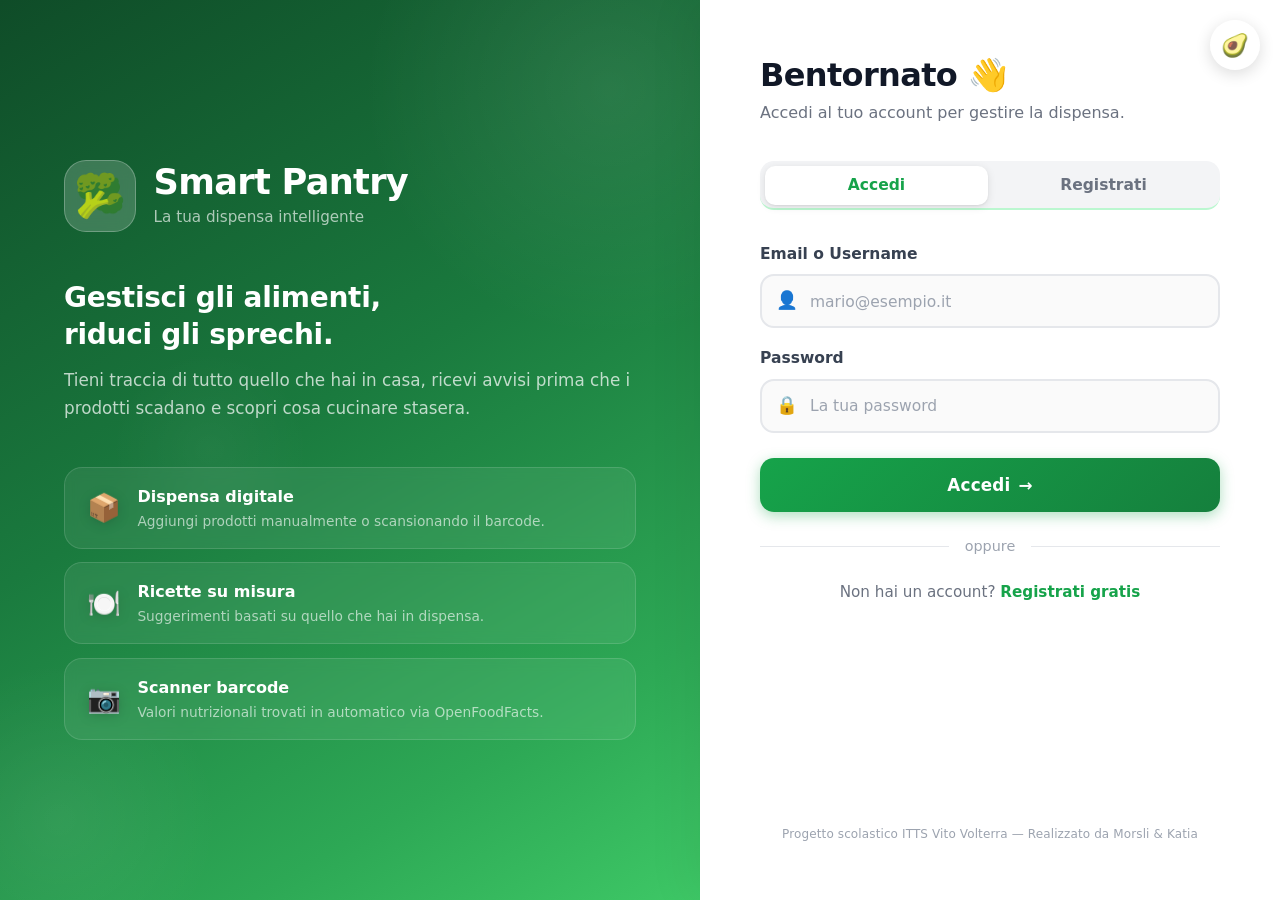
<file: frontend/index.html>
<!DOCTYPE html>
<html lang="it">
<head>
    <meta charset="UTF-8">
    <meta name="viewport" content="width=device-width, initial-scale=1.0">
    <title>Smart Pantry — Gestisci la tua dispensa</title>
    <link rel="stylesheet" href="css/style.css">
    <style>
        /* ========================================================
           LOGIN PAGE — design moderno e minimalista
           ======================================================== */

        @keyframes slideUp {
            from { opacity: 0; transform: translateY(28px); }
            to   { opacity: 1; transform: translateY(0); }
        }
        @keyframes fadeIn {
            from { opacity: 0; }
            to   { opacity: 1; }
        }
        @keyframes ripple {
            to { transform: scale(4); opacity: 0; }
        }
        @keyframes pulseGlow {
            0%, 100% { box-shadow: 0 4px 20px rgba(22,163,74,0.35); }
            50%       { box-shadow: 0 4px 32px rgba(22,163,74,0.65); }
        }
        @keyframes float {
            0%, 100% { transform: translateY(0px); }
            50%       { transform: translateY(-8px); }
        }
        @keyframes shimmer {
            0%   { background-position: -200% center; }
            100% { background-position: 200% center; }
        }

        /* ---- Reset pagina ---- */
        .auth-page {
            display: flex;
            min-height: 100vh;
            height: 100vh;
            align-items: stretch;
            justify-content: flex-start;
            padding: 0;
            background: #f0fdf4;
            font-family: -apple-system, BlinkMacSystemFont, 'Segoe UI', system-ui, sans-serif;
        }

        /* ---- Pannello sinistro: branding ---- */
        .auth-branding {
            flex: 1;
            background: linear-gradient(150deg, #0f4c28 0%, #1a7a3e 45%, #2da855 80%, #3ec866 100%);
            display: flex;
            flex-direction: column;
            justify-content: center;
            padding: 3.5rem 4rem;
            position: relative;
            overflow: hidden;
            animation: fadeIn 0.8s ease both;
        }

        /* Blob decorativi */
        .auth-branding::before {
            content: '';
            position: absolute;
            width: 500px; height: 500px;
            top: -160px; right: -160px;
            border-radius: 50%;
            background: radial-gradient(circle, rgba(255,255,255,0.08) 0%, transparent 70%);
        }
        .auth-branding::after {
            content: '';
            position: absolute;
            width: 320px; height: 320px;
            bottom: -80px; left: -100px;
            border-radius: 50%;
            background: radial-gradient(circle, rgba(255,255,255,0.06) 0%, transparent 70%);
        }

        /* Pallino decorativo in mezzo */
        .brand-blob {
            position: absolute;
            width: 200px; height: 200px;
            top: 50%; left: 30%;
            transform: translate(-50%, -50%);
            border-radius: 50%;
            background: radial-gradient(circle, rgba(255,255,255,0.04) 0%, transparent 70%);
        }

        .brand-content {
            position: relative;
            z-index: 1;
        }

        /* Logo */
        .brand-logo {
            display: flex;
            align-items: center;
            gap: 1.1rem;
            margin-bottom: 3rem;
        }
        .brand-logo .icon {
            font-size: 2.6rem;
            background: rgba(255,255,255,0.18);
            border-radius: 22px;
            width: 72px; height: 72px;
            display: flex; align-items: center; justify-content: center;
            backdrop-filter: blur(8px);
            border: 1px solid rgba(255,255,255,0.25);
            animation: float 4s ease-in-out infinite;
        }
        .brand-logo h1 {
            font-size: 2.2rem;
            font-weight: 800;
            color: #fff;
            line-height: 1.1;
            letter-spacing: -0.02em;
        }
        .brand-logo p {
            color: rgba(255,255,255,0.65);
            font-size: 0.95rem;
            margin-top: 0.2rem;
        }

        .brand-tagline {
            font-size: 1.75rem;
            font-weight: 700;
            color: #fff;
            line-height: 1.3;
            margin-bottom: 0.9rem;
            letter-spacing: -0.01em;
        }
        .brand-sub {
            color: rgba(255,255,255,0.72);
            font-size: 1.05rem;
            line-height: 1.65;
            margin-bottom: 2.75rem;
        }

        /* Feature list */
        .features { display: flex; flex-direction: column; gap: 0.85rem; }

        .feature-item {
            display: flex;
            align-items: center;
            gap: 1rem;
            background: rgba(255,255,255,0.07);
            border: 1px solid rgba(255,255,255,0.13);
            border-radius: 18px;
            padding: 1rem 1.4rem;
            backdrop-filter: blur(6px);
            transition: background 0.25s, transform 0.25s;
            cursor: default;
        }
        .feature-item:hover {
            background: rgba(255,255,255,0.14);
            transform: translateX(4px);
        }
        .feature-icon {
            font-size: 1.7rem;
            flex-shrink: 0;
            filter: drop-shadow(0 2px 6px rgba(0,0,0,0.15));
        }
        .feature-text h3 {
            font-size: 1rem;
            font-weight: 700;
            color: #fff;
            margin-bottom: 0.15rem;
        }
        .feature-text p {
            font-size: 0.86rem;
            color: rgba(255,255,255,0.62);
            line-height: 1.45;
        }

        /* ---- Pannello destro: form ---- */
        .auth-panel {
            width: 580px;
            flex-shrink: 0;
            display: flex;
            flex-direction: column;
            justify-content: center;
            background: #fff;
            padding: 3.5rem 3.75rem;
            box-shadow: -8px 0 48px rgba(0,0,0,0.06);
            overflow-y: auto;
            animation: slideUp 0.55s cubic-bezier(0.22, 1, 0.36, 1) both;
        }

        /* Header pannello */
        .panel-header {
            margin-bottom: 2.25rem;
        }
        .panel-header h2 {
            font-size: 2rem;
            font-weight: 800;
            color: #111827;
            margin-bottom: 0.4rem;
            letter-spacing: -0.02em;
            line-height: 1.2;
        }
        .panel-header p {
            color: #6b7280;
            font-size: 1rem;
            line-height: 1.5;
        }

        /* ---- Tab pillola ---- */
        .auth-tabs {
            display: flex;
            background: #f3f4f6;
            border-radius: 14px;
            padding: 5px;
            margin-bottom: 2rem;
            gap: 4px;
        }
        .auth-tab {
            flex: 1;
            padding: 0.65rem 1rem;
            background: transparent;
            border: none;
            border-radius: 10px;
            font-size: 0.97rem;
            font-weight: 600;
            color: #6b7280;
            cursor: pointer;
            transition: all 0.22s cubic-bezier(0.4, 0, 0.2, 1);
        }
        .auth-tab:hover:not(.active) {
            color: #374151;
            background: rgba(255,255,255,0.6);
        }
        .auth-tab.active {
            background: #fff;
            color: var(--primary);
            box-shadow: 0 2px 8px rgba(0,0,0,0.1), 0 1px 2px rgba(0,0,0,0.06);
        }

        /* ---- Form generico ---- */
        .hidden { display: none !important; }

        .auth-form {
            animation: slideUp 0.4s cubic-bezier(0.22, 1, 0.36, 1) both;
        }

        /* Label più grandi */
        .auth-panel .form-label {
            font-size: 0.97rem;
            font-weight: 600;
            color: #374151;
            margin-bottom: 0.5rem;
        }

        /* Input più grandi e arrotondati */
        .auth-panel .form-control {
            height: 54px;
            padding: 0 1.1rem;
            border: 2px solid #e5e7eb;
            border-radius: 14px;
            font-size: 1.02rem;
            color: #111827;
            background: #fafafa;
            transition: border-color 0.2s, box-shadow 0.2s, background 0.2s;
            outline: none;
        }
        .auth-panel .form-control:focus {
            border-color: #16a34a;
            background: #fff;
            box-shadow: 0 0 0 4px rgba(22,163,74,0.1);
        }
        .auth-panel .form-control::placeholder {
            color: #9ca3af;
            font-size: 0.97rem;
        }

        /* Input con icona — padding sinistra */
        .input-icon-wrap { position: relative; }
        .input-icon-wrap .form-control { padding-left: 3rem; }
        .input-icon {
            position: absolute;
            left: 1rem;
            top: 50%;
            transform: translateY(-50%);
            font-size: 1.1rem;
            pointer-events: none;
            line-height: 1;
        }

        /* Errore form */
        .form-error {
            background: #fef2f2;
            border: 1.5px solid #fca5a5;
            border-radius: 12px;
            color: #dc2626;
            padding: 0.75rem 1rem;
            font-size: 0.95rem;
            margin-bottom: 1.25rem;
            display: flex;
            align-items: center;
            gap: 0.6rem;
            animation: slideUp 0.25s ease both;
        }
        .form-error::before { content: '⚠️'; font-size: 1.05rem; flex-shrink: 0; }

        /* Divisore "oppure" */
        .auth-divider {
            display: flex;
            align-items: center;
            gap: 1rem;
            margin: 1.4rem 0;
            color: #9ca3af;
            font-size: 0.9rem;
        }
        .auth-divider::before,
        .auth-divider::after {
            content: '';
            flex: 1;
            height: 1px;
            background: #e5e7eb;
        }

        /* ---- Pulsanti con animazioni ---- */
        .auth-btn-primary {
            position: relative;
            overflow: hidden;
            width: 100%;
            height: 54px;
            background: linear-gradient(135deg, #16a34a, #15803d);
            color: #fff;
            border: none;
            border-radius: 14px;
            font-size: 1.05rem;
            font-weight: 700;
            cursor: pointer;
            letter-spacing: 0.01em;
            margin-top: 0.5rem;
            transition: transform 0.18s cubic-bezier(0.4, 0, 0.2, 1),
                        box-shadow 0.18s cubic-bezier(0.4, 0, 0.2, 1),
                        background 0.18s;
            box-shadow: 0 4px 14px rgba(22,163,74,0.35);
        }
        .auth-btn-primary:hover {
            transform: translateY(-2px);
            box-shadow: 0 8px 24px rgba(22,163,74,0.45);
            background: linear-gradient(135deg, #22c55e, #16a34a);
        }
        .auth-btn-primary:active {
            transform: translateY(0px) scale(0.98);
            box-shadow: 0 2px 8px rgba(22,163,74,0.3);
        }
        .auth-btn-primary:disabled {
            opacity: 0.6;
            cursor: not-allowed;
            transform: none;
            box-shadow: none;
        }

        /* Ripple effect */
        .ripple-circle {
            position: absolute;
            border-radius: 50%;
            background: rgba(255,255,255,0.35);
            width: 80px; height: 80px;
            margin-top: -40px; margin-left: -40px;
            animation: ripple 0.6s linear;
            pointer-events: none;
        }

        /* Testo nel bottone con freccia animata */
        .auth-btn-primary .btn-text { display: flex; align-items: center; justify-content: center; gap: 0.5rem; }
        .auth-btn-primary .btn-arrow {
            display: inline-block;
            transition: transform 0.2s;
        }
        .auth-btn-primary:hover .btn-arrow { transform: translateX(4px); }

        /* Loading spinner nel bottone */
        .auth-btn-primary.loading .btn-text { display: none; }
        .auth-btn-primary .btn-spinner {
            display: none;
            width: 22px; height: 22px;
            border: 3px solid rgba(255,255,255,0.35);
            border-top-color: #fff;
            border-radius: 50%;
            animation: spin 0.7s linear infinite;
        }
        .auth-btn-primary.loading .btn-spinner { display: block; }
        @keyframes spin { to { transform: rotate(360deg); } }

        /* Link tab switch */
        .switch-link {
            text-align: center;
            font-size: 0.95rem;
            color: #6b7280;
        }
        .switch-link a {
            font-weight: 700;
            color: #16a34a;
            text-decoration: none;
            transition: color 0.15s;
        }
        .switch-link a:hover { color: #15803d; text-decoration: underline; }

        /* Hint e strength */
        .form-hint {
            font-size: 0.82rem;
            color: #9ca3af;
            margin-top: 0.3rem;
        }
        .password-strength {
            height: 5px;
            border-radius: 3px;
            margin-top: 0.5rem;
            background: #e5e7eb;
            overflow: hidden;
        }
        .strength-fill {
            height: 100%;
            border-radius: 3px;
            transition: width 0.35s cubic-bezier(0.4, 0, 0.2, 1), background 0.35s;
            width: 0%;
        }
        .strength-fill.weak   { background: #ef4444; width: 33%; }
        .strength-fill.medium { background: #f59e0b; width: 66%; }
        .strength-fill.strong { background: #22c55e; width: 100%; }
        .strength-label {
            font-size: 0.8rem;
            margin-top: 0.3rem;
            color: #6b7280;
            min-height: 1.2em;
        }

        /* Footer */
        .auth-footer {
            margin-top: 2rem;
            text-align: center;
            font-size: 0.82rem;
            color: #9ca3af;
        }

        /* ---- Pulsante tema (fisso in alto a destra) ---- */
        .theme-toggle {
            position: fixed;
            top: 1.25rem;
            right: 1.25rem;
            z-index: 9999;
            width: 50px;
            height: 50px;
            border-radius: 50%;
            border: 2px solid rgba(255,255,255,0.35);
            background: rgba(255,255,255,0.18);
            backdrop-filter: blur(12px);
            -webkit-backdrop-filter: blur(12px);
            cursor: pointer;
            font-size: 1.4rem;
            display: flex;
            align-items: center;
            justify-content: center;
            box-shadow: 0 4px 16px rgba(0,0,0,0.14);
            transition: transform 0.25s cubic-bezier(0.4,0,0.2,1),
                        background 0.25s, border-color 0.25s,
                        box-shadow 0.25s;
        }
        .theme-toggle:hover {
            transform: scale(1.12) rotate(18deg);
            background: rgba(255,255,255,0.28);
            box-shadow: 0 6px 22px rgba(0,0,0,0.2);
        }
        .theme-toggle:active {
            transform: scale(0.95) rotate(18deg);
        }
        #theme-icon {
            display: block;
            transition: transform 0.4s cubic-bezier(0.4,0,0.2,1);
            line-height: 1;
        }

        /* ============================================================
           DARK MODE
           ============================================================ */
        @keyframes themeFade {
            from { opacity: 0.7; }
            to   { opacity: 1; }
        }

        [data-theme="dark"] .auth-page {
            background: #0d1626;
            animation: themeFade 0.3s ease;
        }

        /* Pannello form in dark */
        [data-theme="dark"] .auth-panel {
            background: #182438;
            box-shadow: -8px 0 48px rgba(0,0,0,0.5);
        }
        [data-theme="dark"] .panel-header h2 {
            color: #e6edf3;
        }
        [data-theme="dark"] .panel-header p {
            color: #8b949e;
        }

        /* Tab in dark */
        [data-theme="dark"] .auth-tabs {
            background: #0d1626;
        }
        [data-theme="dark"] .auth-tab {
            color: #8b949e;
        }
        [data-theme="dark"] .auth-tab:hover:not(.active) {
            background: rgba(255,255,255,0.05);
            color: #c9d1d9;
        }
        [data-theme="dark"] .auth-tab.active {
            background: #2d3d58;
            color: #3fb950;
            box-shadow: 0 2px 8px rgba(0,0,0,0.4);
        }

        /* Form label e input in dark */
        [data-theme="dark"] .auth-panel .form-label {
            color: #c9d1d9;
        }
        [data-theme="dark"] .auth-panel .form-control {
            background: #0d1626;
            border-color: #2d3d58;
            color: #e6edf3;
        }
        [data-theme="dark"] .auth-panel .form-control:focus {
            border-color: #3fb950;
            background: #0d1626;
            box-shadow: 0 0 0 4px rgba(63,185,80,0.12);
        }
        [data-theme="dark"] .auth-panel .form-control::placeholder {
            color: #484f58;
        }

        /* Divisore e link in dark */
        [data-theme="dark"] .auth-divider {
            color: #484f58;
        }
        [data-theme="dark"] .auth-divider::before,
        [data-theme="dark"] .auth-divider::after {
            background: #2d3d58;
        }
        [data-theme="dark"] .switch-link { color: #8b949e; }
        [data-theme="dark"] .switch-link a { color: #3fb950; }
        [data-theme="dark"] .switch-link a:hover { color: #56d364; }

        /* Hint, strength, footer in dark */
        [data-theme="dark"] .form-hint { color: #6e7681; }
        [data-theme="dark"] .strength-label { color: #8b949e; }
        [data-theme="dark"] .password-strength { background: #2d3d58; }
        [data-theme="dark"] .auth-footer { color: #6e7681; }

        /* Errore in dark */
        [data-theme="dark"] .form-error {
            background: #2d1515;
            border-color: #7f1d1d;
            color: #fca5a5;
        }

        /* Toggle button in dark */
        [data-theme="dark"] .theme-toggle {
            background: rgba(22,27,34,0.9);
            border-color: #2d3d58;
            box-shadow: 0 4px 16px rgba(0,0,0,0.4);
        }
        [data-theme="dark"] .theme-toggle:hover {
            background: rgba(33,38,45,0.95);
        }

        /* Transizioni fluide al cambio tema */
        .auth-panel,
        .auth-tabs,
        .auth-tab,
        .auth-panel .form-control,
        .auth-panel .form-label,
        .panel-header h2,
        .panel-header p,
        .auth-divider,
        .switch-link,
        .auth-footer,
        .form-hint {
            transition: background 0.3s ease, color 0.3s ease,
                        border-color 0.3s ease, box-shadow 0.3s ease;
        }

        /* ---- Responsive ---- */
        @media (max-width: 960px) {
            .auth-branding { display: none; }
            .auth-panel {
                width: 100%;
                padding: 2.5rem 1.75rem;
                box-shadow: none;
                justify-content: flex-start;
                padding-top: 5rem;
            }
        }
        @media (max-width: 480px) {
            .auth-panel { padding: 2rem 1.25rem; padding-top: 4.5rem; }
            .panel-header h2 { font-size: 1.7rem; }
            .theme-toggle { top: 0.75rem; right: 0.75rem; width: 44px; height: 44px; }
        }
    </style>
    <!-- Applica tema prima del render per evitare flash -->
    <script>
        (function() {
            const t = localStorage.getItem('sp-theme');
            if (t === 'dark') document.documentElement.setAttribute('data-theme', 'dark');
        })();
    </script>
</head>
<body class="auth-page">

    <!-- ===== Toggle tema chiaro/scuro ===== -->
    <button class="theme-toggle" id="theme-toggle" title="Cambia tema">
        <span id="theme-icon">🌙</span>
    </button>

    <!-- ===== Pannello sinistro: branding ===== -->
    <section class="auth-branding">
        <div class="brand-blob"></div>
        <div class="brand-content">

            <div class="brand-logo">
                <div class="icon">🥦</div>
                <div>
                    <h1>Smart Pantry</h1>
                    <p>La tua dispensa intelligente</p>
                </div>
            </div>

            <p class="brand-tagline">Gestisci gli alimenti,<br>riduci gli sprechi.</p>
            <p class="brand-sub">
                Tieni traccia di tutto quello che hai in casa, ricevi avvisi
                prima che i prodotti scadano e scopri cosa cucinare stasera.
            </p>

            <div class="features">
                <div class="feature-item">
                    <span class="feature-icon">📦</span>
                    <div class="feature-text">
                        <h3>Dispensa digitale</h3>
                        <p>Aggiungi prodotti manualmente o scansionando il barcode.</p>
                    </div>
                </div>
                <div class="feature-item">
                    <span class="feature-icon">🍽️</span>
                    <div class="feature-text">
                        <h3>Ricette su misura</h3>
                        <p>Suggerimenti basati su quello che hai in dispensa.</p>
                    </div>
                </div>
                <div class="feature-item">
                    <span class="feature-icon">📷</span>
                    <div class="feature-text">
                        <h3>Scanner barcode</h3>
                        <p>Valori nutrizionali trovati in automatico via OpenFoodFacts.</p>
                    </div>
                </div>
            </div>

        </div>
    </section>

    <!-- ===== Pannello destro: form ===== -->
    <section class="auth-panel">

        <div class="panel-header">
            <h2 id="panel-title">Bentornato 👋</h2>
            <p id="panel-sub">Accedi al tuo account per gestire la dispensa.</p>
        </div>

        <!-- Tab: Accedi / Registrati -->
        <div class="auth-tabs">
            <button class="auth-tab active" data-tab="login">Accedi</button>
            <button class="auth-tab" data-tab="register">Registrati</button>
        </div>

        <!-- ===== Form Login ===== -->
        <form id="form-login" class="auth-form">
            <div id="error-login" class="form-error hidden"></div>

            <div class="form-group">
                <label class="form-label" for="login-email">Email o Username</label>
                <div class="input-icon-wrap">
                    <span class="input-icon">👤</span>
                    <input class="form-control" type="text" id="login-email"
                           placeholder="mario@esempio.it" autocomplete="email" required>
                </div>
            </div>

            <div class="form-group">
                <label class="form-label" for="login-password">Password</label>
                <div class="input-icon-wrap">
                    <span class="input-icon">🔒</span>
                    <input class="form-control" type="password" id="login-password"
                           placeholder="La tua password" autocomplete="current-password" required>
                </div>
            </div>

            <button type="submit" class="auth-btn-primary" id="btn-login-submit">
                <span class="btn-text">Accedi <span class="btn-arrow">→</span></span>
                <span class="btn-spinner"></span>
            </button>

            <div class="auth-divider">oppure</div>

            <p class="switch-link">
                Non hai un account?
                <a href="#" onclick="switchTab('register'); return false;">Registrati gratis</a>
            </p>
        </form>

        <!-- ===== Form Registrazione ===== -->
        <form id="form-register" class="auth-form hidden">
            <div id="error-register" class="form-error hidden"></div>

            <div class="form-group">
                <label class="form-label" for="reg-username">Username</label>
                <div class="input-icon-wrap">
                    <span class="input-icon">👤</span>
                    <input class="form-control" type="text" id="reg-username"
                           placeholder="mario_rossi" autocomplete="username"
                           required minlength="3" maxlength="50">
                </div>
                <div class="form-hint">Da 3 a 50 caratteri, senza spazi</div>
            </div>

            <div class="form-group">
                <label class="form-label" for="reg-email">Email</label>
                <div class="input-icon-wrap">
                    <span class="input-icon">📧</span>
                    <input class="form-control" type="email" id="reg-email"
                           placeholder="mario@esempio.it" autocomplete="email" required>
                </div>
            </div>

            <div class="form-group">
                <label class="form-label" for="reg-password">Password</label>
                <div class="input-icon-wrap">
                    <span class="input-icon">🔒</span>
                    <input class="form-control" type="password" id="reg-password"
                           placeholder="Minimo 6 caratteri" autocomplete="new-password"
                           required minlength="6" oninput="checkPasswordStrength(this.value)">
                </div>
                <div class="password-strength">
                    <div class="strength-fill" id="strength-fill"></div>
                </div>
                <div class="strength-label" id="strength-label"></div>
            </div>

            <div class="form-group">
                <label class="form-label" for="reg-confirm">Conferma password</label>
                <div class="input-icon-wrap">
                    <span class="input-icon">🔒</span>
                    <input class="form-control" type="password" id="reg-confirm"
                           placeholder="Ripeti la password" autocomplete="new-password" required>
                </div>
            </div>

            <button type="submit" class="auth-btn-primary" id="btn-register-submit">
                <span class="btn-text">Crea account <span class="btn-arrow">→</span></span>
                <span class="btn-spinner"></span>
            </button>

            <div class="auth-divider">oppure</div>

            <p class="switch-link">
                Hai già un account?
                <a href="#" onclick="switchTab('login'); return false;">Accedi</a>
            </p>
        </form>

        <div class="auth-footer-credit">
            Progetto scolastico ITTS Vito Volterra
            <span class="footer-sep">—</span>
            Realizzato da Morsli &amp; Katia
        </div>
    </section>

<script src="js/api.js"></script>
<script src="js/auth.js"></script>
<script src="js/theme.js"></script>
<script>
    /* ---- Testi pannello per tab ---- */
    const panelTitles = {
        login:    ['Bentornato 👋',       'Accedi al tuo account per gestire la dispensa.'],
        register: ['Crea il tuo account', 'Registrati gratis e inizia subito a gestire la dispensa.']
    };

    function switchTab(tab) {
        document.querySelectorAll('.auth-tab').forEach(t =>
            t.classList.toggle('active', t.dataset.tab === tab));
        document.querySelectorAll('.auth-form').forEach(f => f.classList.add('hidden'));
        const form = document.getElementById(`form-${tab}`);
        if (form) {
            form.classList.remove('hidden');
            // Restart animation
            form.style.animation = 'none';
            form.offsetHeight; // reflow
            form.style.animation = '';
        }
        document.getElementById('panel-title').textContent = panelTitles[tab][0];
        document.getElementById('panel-sub').textContent   = panelTitles[tab][1];
    }

    document.querySelectorAll('.auth-tab').forEach(btn => {
        btn.addEventListener('click', () => switchTab(btn.dataset.tab));
    });

    /* ---- Ripple sui pulsanti ---- */
    document.querySelectorAll('.auth-btn-primary').forEach(btn => {
        btn.addEventListener('click', function(e) {
            const rect   = this.getBoundingClientRect();
            const circle = document.createElement('span');
            circle.className = 'ripple-circle';
            circle.style.left = (e.clientX - rect.left) + 'px';
            circle.style.top  = (e.clientY - rect.top)  + 'px';
            this.appendChild(circle);
            circle.addEventListener('animationend', () => circle.remove());
        });
    });

    /* ---- Loading state dei pulsanti (override auth.js) ---- */
    function setButtonLoading(btn, loading) {
        if (!btn) return;
        btn.disabled = loading;
        if (loading) {
            btn.classList.add('loading');
        } else {
            btn.classList.remove('loading');
        }
    }

    /* ---- Indicatore forza password ---- */
    function checkPasswordStrength(val) {
        const fill  = document.getElementById('strength-fill');
        const label = document.getElementById('strength-label');
        if (!fill || !label) return;
        if (!val) {
            fill.className = 'strength-fill';
            label.textContent = '';
            return;
        }
        const strong = val.length >= 10 && /[A-Z]/.test(val) && /[0-9]/.test(val) && /[^A-Za-z0-9]/.test(val);
        const medium = val.length >= 6  && (/[A-Z]/.test(val) || /[0-9]/.test(val));
        if (strong) {
            fill.className = 'strength-fill strong';
            label.textContent = '✓ Password forte';
            label.style.color = '#16a34a';
        } else if (medium) {
            fill.className = 'strength-fill medium';
            label.textContent = 'Password media — aggiungi numeri o simboli';
            label.style.color = '#d97706';
        } else {
            fill.className = 'strength-fill weak';
            label.textContent = 'Password debole';
            label.style.color = '#dc2626';
        }
    }
</script>
</body>
</html>
</file>
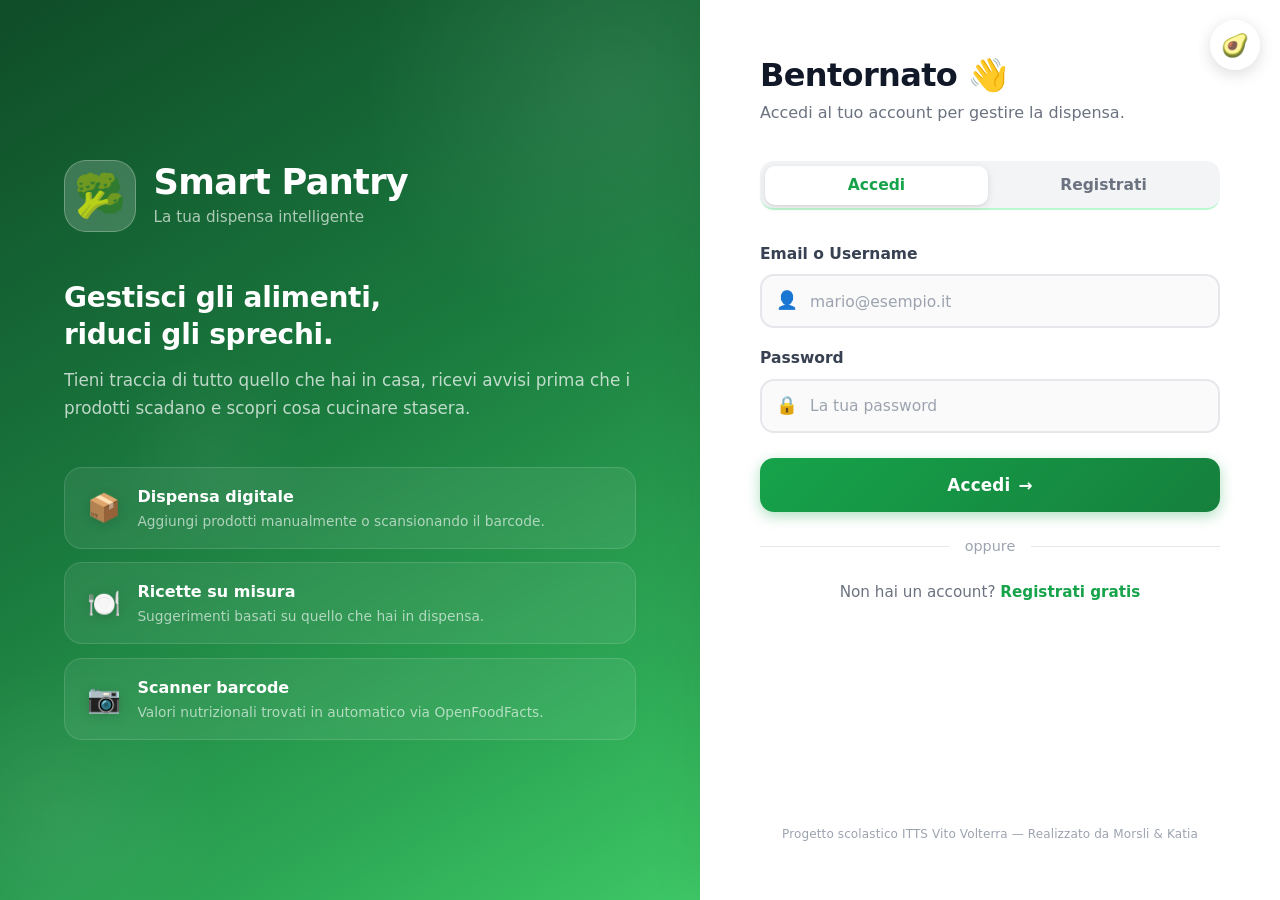
<file: frontend/gruppo.html>
<!DOCTYPE html>
<html lang="it">
<head>
    <meta charset="UTF-8">
    <meta name="viewport" content="width=device-width, initial-scale=1.0">
    <title>Smart Pantry — Il mio Gruppo</title>
    <link rel="stylesheet" href="css/style.css">
    <script>(function(){var t=localStorage.getItem("sp-theme");if(t)document.documentElement.setAttribute("data-theme",t);})();</script>
    <style>
        .hidden { display: none !important; }

        /* ---- Tabs stile scanner ---- */
        .gruppo-tabs {
            display: flex;
            background: rgba(255,255,255,0.55);
            border-radius: var(--radius-full);
            padding: 5px;
            gap: 4px;
            margin-bottom: 1.75rem;
            width: fit-content;
            max-width: 100%;
            overflow-x: auto;
            scrollbar-width: none;
            -webkit-overflow-scrolling: touch;
            border: 1px solid rgba(255,255,255,0.8);
        }
        .gruppo-tabs::-webkit-scrollbar { display: none; }
        .gruppo-tab {
            padding: 0.55rem 1.4rem;
            background: transparent;
            border: none;
            border-radius: var(--radius-full);
            font-size: 0.92rem;
            font-weight: 600;
            color: var(--text-light);
            cursor: pointer;
            transition: all var(--transition-med);
            white-space: nowrap;
        }
        .gruppo-tab.active {
            background: var(--primary);
            color: #fff;
            box-shadow: 0 2px 8px rgba(22,163,74,0.35);
        }
        [data-theme="dark"] .gruppo-tabs { background: #182438; border-color: #2d3d58; }

        /* ---- Card gruppo ---- */
        .group-card {
            background: var(--bg-1);
            border: 1px solid var(--border);
            border-radius: var(--radius-lg);
            padding: 1.5rem;
            margin-bottom: 1.25rem;
        }
        .group-card-header {
            display: flex;
            align-items: flex-start;
            justify-content: space-between;
            gap: 1rem;
            margin-bottom: 0.9rem;
        }
        .group-name {
            font-weight: 700;
            font-size: 1.2rem;
            color: var(--text);
        }
        .group-meta {
            font-size: 0.88rem;
            color: var(--text-light);
            display: flex;
            gap: 1.25rem;
            flex-wrap: wrap;
            margin-bottom: 1rem;
        }
        .invite-code-box {
            display: flex;
            align-items: center;
            gap: 0.6rem;
            background: var(--primary-bg);
            border: 1.5px dashed rgba(22,163,74,0.4);
            border-radius: var(--radius);
            padding: 0.65rem 1rem;
            margin-bottom: 1rem;
            flex-wrap: wrap;
        }
        .invite-code-label {
            font-size: 0.82rem;
            color: var(--text-light);
            font-weight: 600;
        }
        .invite-code {
            font-family: 'Courier New', monospace;
            font-size: 1.3rem;
            font-weight: 700;
            letter-spacing: 0.18em;
            color: var(--primary);
            flex: 1;
        }
        .invite-code-actions { display: flex; gap: 0.3rem; }
        .role-badge {
            font-size: 0.78rem;
            padding: 0.2rem 0.65rem;
            border-radius: 20px;
            font-weight: 700;
            white-space: nowrap;
        }
        .role-badge.admin  { background: #fef3c7; color: #92400e; border: 1px solid #fde68a; }
        .role-badge.member { background: var(--bg-2); color: var(--text-light); border: 1px solid var(--border); }

        /* ---- Lista membri ---- */
        .members-section {
            margin-top: 1rem;
            padding-top: 1rem;
            border-top: 1px solid var(--border-light);
        }
        .members-section-title {
            font-size: 0.82rem;
            font-weight: 700;
            color: var(--text-muted);
            text-transform: uppercase;
            letter-spacing: 0.05em;
            margin-bottom: 0.6rem;
        }
        .member-row {
            display: flex;
            align-items: center;
            gap: 0.75rem;
            padding: 0.55rem 0;
            border-bottom: 1px solid var(--border-light);
        }
        .member-row:last-child { border-bottom: none; }
        .member-avatar {
            width: 36px; height: 36px;
            border-radius: 50%;
            background: var(--primary-bg);
            display: flex; align-items: center; justify-content: center;
            font-weight: 700;
            font-size: 0.95rem;
            color: var(--primary);
            flex-shrink: 0;
        }
        .member-name {
            flex: 1;
            font-size: 0.95rem;
            font-weight: 600;
            color: var(--text);
        }
        .member-actions { display: flex; gap: 0.3rem; }

        /* ---- Pulsanti azione gruppo ---- */
        .group-actions {
            display: flex;
            gap: 0.6rem;
            flex-wrap: wrap;
            margin-top: 1rem;
            padding-top: 1rem;
            border-top: 1px solid var(--border-light);
        }

        /* ---- Form ---- */
        .form-section {
            max-width: 560px;
        }
        .form-section .form-label {
            font-size: 0.92rem;
        }
        .form-section .form-control {
            font-size: 0.95rem;
            padding: 0.65rem 0.9rem;
        }

        /* ---- Crea / Entra: contenuto centrato ---- */
        #section-create .card-header,
        #section-join   .card-header {
            justify-content: center;
            text-align: center;
        }
        #section-create .card-body,
        #section-join   .card-body {
            display: flex;
            flex-direction: column;
            align-items: center;
            text-align: center;
        }
        #section-create .form-section,
        #section-join   .form-section {
            width: 100%;
            max-width: 440px;
            text-align: left;
        }

        /* ---- Empty state ---- */
        .no-groups-state {
            text-align: center;
            padding: 3rem 1rem 2rem;
            color: var(--text-light);
        }
        .no-groups-state .big-icon { font-size: 3.5rem; margin-bottom: 1rem; }
        .no-groups-state p { font-size: 1rem; margin-bottom: 1.25rem; }

        /* ---- Context bar ---- */
        .context-bar {
            display: flex;
            align-items: center;
            justify-content: space-between;
            gap: 1rem;
            font-size: 0.9rem;
            padding: 0.65rem 1rem;
            background: var(--green-50);
            border-radius: var(--radius);
            border: 1px solid var(--border-light);
            margin-bottom: 1.25rem;
            flex-wrap: wrap;
        }
        .context-bar strong { font-size: 0.95rem; }
    </style>
</head>
<body>

<nav class="drawer" id="drawer">
    <div class="drawer-header">
        <div class="drawer-brand">
            <div class="brand-mark"></div>
            <span>Smart Pantry</span>
        </div>
        <button class="drawer-close" id="drawer-close">&times;</button>
    </div>
    <div class="drawer-nav">
        <a href="dashboard.html"    class="nav-link">Dashboard</a>
        <a href="pantry.html"       class="nav-link">Dispensa</a>
        <a href="scanner.html"      class="nav-link">Aggiungi prodotto</a>
        <a href="recipes.html"      class="nav-link">Ricette</a>
        <a href="meals.html"        class="nav-link">Piano pasti</a>
        <a href="supermercati.html" class="nav-link">Supermercati</a>
        <a href="gruppo.html"       class="nav-link active">Gruppo</a>
    </div>
    <div class="drawer-footer">
        <div class="user-chip">
            <div class="user-avatar" id="sidebar-avatar">U</div>
            <span class="user-name" id="sidebar-username">Utente</span>
        </div>
        <button class="btn btn-ghost btn-sm" id="btn-logout">Esci</button>
    </div>
</nav>
<div class="drawer-overlay" id="drawer-overlay"></div>

<div class="app">
    <header class="topbar">
        <button class="hamburger" id="hamburger" aria-label="Menu">
            <span></span><span></span><span></span>
        </button>
        <h1 class="page-title">Gruppo</h1>
        <div class="topbar-end"><button class="theme-toggle-app" id="theme-toggle" title="Tema"><span id="theme-icon">🥑</span></button></div>
    </header>

    <main class="page-content">

        <div class="page-intro">
            <h2>Condividi la dispensa</h2>
            <p>Crea un gruppo o unisciti a uno esistente per condividere dispensa e piano pasti con familiari o coinquilini.</p>
        </div>

        <!-- Contesto attivo -->
        <div id="active-context-bar"></div>

        <!-- Tabs -->
        <div class="gruppo-tabs">
            <button class="gruppo-tab active" data-tab="my-groups">👥 I miei gruppi</button>
            <button class="gruppo-tab" data-tab="create">➕ Crea gruppo</button>
            <button class="gruppo-tab" data-tab="join">🔑 Entra in un gruppo</button>
        </div>

        <!-- ===== SEZIONE: I MIEI GRUPPI ===== -->
        <div id="section-my-groups">
            <div id="groups-loader" class="loading" style="padding:2rem;">
                <div class="spinner"></div>
                <span>Caricamento gruppi…</span>
            </div>
            <div id="groups-list" style="display:none;"></div>
        </div>

        <!-- ===== SEZIONE: CREA GRUPPO ===== -->
        <div id="section-create" class="hidden">
            <div class="card">
                <div class="card-header">
                    <span class="card-title">Crea un nuovo gruppo</span>
                </div>
                <div class="card-body">
                    <p style="font-size:0.92rem; color:var(--text-light); margin-bottom:1.25rem;">
                        Diventerai automaticamente admin del gruppo e potrai invitare altri tramite il codice generato.
                    </p>
                    <div class="form-section">
                        <div class="form-group" style="margin-bottom:1rem;">
                            <label class="form-label">Nome del gruppo</label>
                            <input class="form-control" type="text" id="new-group-name"
                                   placeholder="es. Famiglia, Coinquilini 2025…" maxlength="100">
                        </div>
                        <button class="btn btn-primary" id="btn-create-group" style="width:100%; padding:0.7rem;">
                            Crea gruppo
                        </button>
                    </div>
                </div>
            </div>
        </div>

        <!-- ===== SEZIONE: ENTRA IN UN GRUPPO ===== -->
        <div id="section-join" class="hidden">
            <div class="card">
                <div class="card-header">
                    <span class="card-title">Entra in un gruppo esistente</span>
                </div>
                <div class="card-body">
                    <p style="font-size:0.92rem; color:var(--text-light); margin-bottom:1.25rem;">
                        Chiedi il codice invito all'admin del gruppo e inseriscilo qui sotto.
                    </p>
                    <div class="form-section">
                        <div class="form-group" style="margin-bottom:1rem;">
                            <label class="form-label">Codice invito</label>
                            <input class="form-control" type="text" id="join-code"
                                   placeholder="es. A1B2C3D4" maxlength="10"
                                   style="text-transform:uppercase; letter-spacing:0.12em; font-family:monospace; font-size:1.1rem;">
                        </div>
                        <button class="btn btn-primary" id="btn-join-group" style="width:100%; padding:0.7rem;">
                            Entra nel gruppo
                        </button>
                    </div>
                </div>
            </div>
        </div>

    </main>
    <footer class="site-footer">
        Progetto scolastico ITTS Vito Volterra
        <span class="footer-sep">—</span>
        Realizzato da Morsli &amp; Katia
    </footer>
</div>

<script src="js/api.js"></script>
<script src="js/gruppo.js"></script>
<script src="js/theme.js"></script>
</body>
</html>
</file>
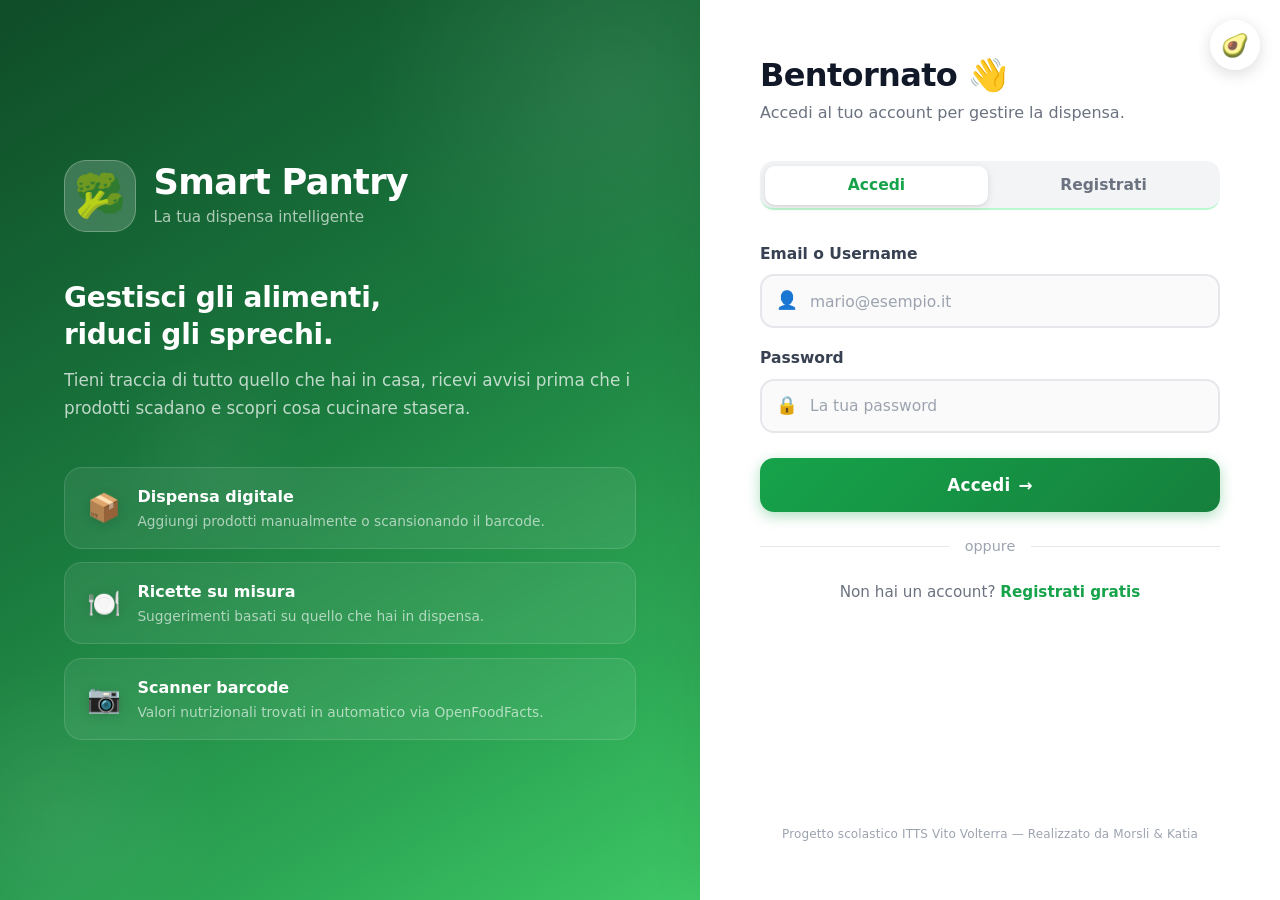
<file: frontend/meals.html>
<!DOCTYPE html>
<html lang="it">
<head>
    <meta charset="UTF-8">
    <meta name="viewport" content="width=device-width, initial-scale=1.0">
    <title>Smart Pantry — Piano pasti</title>
    <link rel="stylesheet" href="css/style.css">
    <script>(function(){var t=localStorage.getItem("sp-theme");if(t)document.documentElement.setAttribute("data-theme",t);})();</script>
    <style>
        .hidden { display: none !important; }

        /* Layout principale: calendario + pannello giorno */
        .meals-layout {
            display: grid;
            grid-template-columns: 360px 1fr;
            gap: 1.5rem;
            align-items: start;
        }
        @media (max-width: 900px) {
            .meals-layout { grid-template-columns: 1fr; }
        }

        /* ---- Calendario ---- */
        .calendar-panel { padding: 0; }

        .calendar-nav {
            display: flex;
            align-items: center;
            justify-content: space-between;
            padding: 1rem 1.25rem;
            border-bottom: 1px solid rgba(187,247,208,0.5);
        }
        .calendar-nav button {
            background: none;
            border: none;
            font-size: 1.2rem;
            cursor: pointer;
            color: var(--primary);
            width: 32px; height: 32px;
            border-radius: 50%;
            display: flex; align-items: center; justify-content: center;
            transition: background var(--transition);
        }
        .calendar-nav button:hover { background: var(--primary-bg); }
        .calendar-nav span {
            font-weight: 700;
            font-size: 1rem;
            color: var(--text);
        }

        .calendar-grid {
            display: grid;
            grid-template-columns: repeat(7, 1fr);
            gap: 2px;
            padding: 0.75rem;
        }

        .cal-header {
            text-align: center;
            font-size: 0.72rem;
            font-weight: 700;
            color: var(--text-muted);
            padding: 0.3rem 0;
            text-transform: uppercase;
            letter-spacing: 0.04em;
        }

        .cal-day {
            aspect-ratio: 1;
            border-radius: 10px;
            display: flex;
            flex-direction: column;
            align-items: center;
            justify-content: center;
            cursor: pointer;
            transition: background var(--transition), transform var(--transition);
            position: relative;
            gap: 2px;
        }
        .cal-day:hover { background: rgba(22,163,74,0.10); }
        .cal-day.today .cal-day-num {
            background: var(--primary);
            color: white;
            border-radius: 50%;
            width: 26px; height: 26px;
            display: flex; align-items: center; justify-content: center;
        }
        .cal-day.selected { background: rgba(22,163,74,0.15); }
        .cal-day.cal-empty { cursor: default; }

        .cal-day-num {
            font-size: 0.88rem;
            font-weight: 600;
            color: var(--text);
            line-height: 1;
        }

        .cal-dots {
            display: flex;
            gap: 2px;
        }
        .cal-dot {
            width: 5px; height: 5px;
            border-radius: 50%;
        }
        .cal-dot-colazione { background: #f59e0b; }
        .cal-dot-pranzo    { background: #22c55e; }
        .cal-dot-cena      { background: #3b82f6; }

        /* ---- Pannello giorno ---- */
        .day-panel { min-height: 300px; }
        .day-panel-header {
            padding: 1.1rem 1.4rem;
            border-bottom: 1px solid rgba(187,247,208,0.5);
            background: linear-gradient(135deg, rgba(220,252,231,0.5), transparent);
        }
        .day-panel-header h3 {
            font-size: 1.1rem;
            font-weight: 700;
            color: var(--text);
        }

        /* ---- Slot pasto ---- */
        .meal-slot {
            padding: 1rem 1.4rem;
            border-bottom: 1px solid rgba(187,247,208,0.35);
        }
        .meal-slot:last-child { border-bottom: none; }

        .meal-slot-header {
            display: flex;
            align-items: center;
            justify-content: space-between;
            margin-bottom: 0.5rem;
        }
        .meal-type-label {
            font-size: 0.82rem;
            font-weight: 700;
            text-transform: uppercase;
            letter-spacing: 0.06em;
        }
        .meal-info { padding-top: 0.25rem; }
        .meal-title {
            font-weight: 700;
            font-size: 0.95rem;
            color: var(--text);
            margin-bottom: 0.25rem;
        }
        .meal-recipe {
            font-size: 0.8rem;
            color: var(--primary);
            margin-bottom: 0.35rem;
        }
        .meal-notes {
            font-size: 0.82rem;
            color: var(--text-light);
            margin-top: 0.3rem;
            font-style: italic;
        }
        .meal-ingredients {
            display: flex;
            flex-wrap: wrap;
            gap: 0.3rem;
            margin-top: 0.35rem;
        }
        .meal-ing-label {
            font-size: 0.78rem;
            color: var(--text-muted);
            width: 100%;
            margin-bottom: 0.2rem;
        }
        .meal-empty {
            font-size: 0.85rem;
            color: var(--text-muted);
            font-style: italic;
        }

        /* ---- Modal pasto ---- */
        .ingredient-row {
            display: flex;
            gap: 0.5rem;
            margin-bottom: 0.5rem;
            align-items: center;
        }
        .ingredient-row .form-control { flex: 1; }

        .modal-tabs {
            display: flex;
            background: var(--bg);
            border-radius: var(--radius-full);
            padding: 4px;
            gap: 4px;
            margin-bottom: 1.25rem;
        }
        .modal-tab {
            flex: 1;
            padding: 0.45rem 0.75rem;
            border: none;
            border-radius: var(--radius-full);
            font-size: 0.85rem;
            font-weight: 600;
            color: var(--text-light);
            background: transparent;
            cursor: pointer;
            transition: all var(--transition);
        }
        .modal-tab.active {
            background: white;
            color: var(--primary);
            box-shadow: var(--shadow-sm);
        }
        [data-theme="dark"] .modal-tabs { background: #182438; }
        [data-theme="dark"] .modal-tab.active { background: #2d3d58; }

        .recipe-search-item {
            display: flex;
            align-items: center;
            gap: 0.6rem;
            padding: 0.5rem 0.6rem;
            border-radius: var(--radius-sm);
            cursor: pointer;
            transition: background var(--transition);
            font-size: 0.88rem;
        }
        .recipe-search-item:hover { background: var(--primary-bg); }
        .recipe-search-item img {
            width: 40px; height: 40px;
            border-radius: 8px;
            object-fit: cover;
            flex-shrink: 0;
        }

        /* ---- Lista spesa ---- */
        .shopping-panel { margin-top: 1.5rem; }
        .shopping-list-header { margin-bottom: 1rem; }
        .shopping-list-header h3 { font-size: 1.1rem; font-weight: 700; }
        .shopping-section { margin-bottom: 1.25rem; }
        .shopping-section-title {
            font-size: 0.82rem;
            font-weight: 700;
            text-transform: uppercase;
            letter-spacing: 0.05em;
            margin-bottom: 0.5rem;
            display: flex;
            align-items: center;
            gap: 0.4rem;
        }
        .shopping-section-title.missing { color: var(--danger); }
        .shopping-section-title.available { color: var(--success); }
        .shopping-ul { list-style: none; display: flex; flex-wrap: wrap; gap: 0.4rem; }
        .shopping-item {
            display: inline-flex;
            align-items: center;
            gap: 0.4rem;
            padding: 0.3rem 0.75rem;
            border-radius: var(--radius-full);
            font-size: 0.85rem;
            font-weight: 500;
        }
        .shopping-item.missing  { background: var(--danger-bg);  color: #991b1b; }
        .shopping-item.available { background: var(--success-bg); color: #14532d; }

        /* ---- Sezione lista spesa in basso ---- */
        .shopping-controls {
            display: flex;
            align-items: center;
            gap: 0.75rem;
            flex-wrap: wrap;
            margin-top: 1.5rem;
            padding-top: 1.5rem;
            border-top: 2px solid rgba(187,247,208,0.5);
        }
    </style>
</head>
<body>

<nav class="drawer" id="drawer">
    <div class="drawer-header">
        <div class="drawer-brand">
            <div class="brand-mark"></div>
            <span>Smart Pantry</span>
        </div>
        <button class="drawer-close" id="drawer-close">&times;</button>
    </div>
    <div class="drawer-nav">
        <a href="dashboard.html" class="nav-link">Dashboard</a>
        <a href="pantry.html"    class="nav-link">Dispensa</a>
        <a href="scanner.html"   class="nav-link">Aggiungi prodotto</a>
        <a href="recipes.html"   class="nav-link">Ricette</a>
        <a href="meals.html"     class="nav-link active">Piano pasti</a>
        <a href="supermercati.html" class="nav-link">Supermercati</a>
        <a href="gruppo.html"       class="nav-link">Gruppo</a>
    </div>
    <div class="drawer-footer">
        <div class="user-chip">
            <div class="user-avatar" id="sidebar-avatar">U</div>
            <span class="user-name" id="sidebar-username">Utente</span>
        </div>
        <button class="btn btn-ghost btn-sm" id="btn-logout">Esci</button>
    </div>
</nav>
<div class="drawer-overlay" id="drawer-overlay"></div>

<div class="app">
    <header class="topbar">
        <button class="hamburger" id="hamburger" aria-label="Menu">
            <span></span><span></span><span></span>
        </button>
        <h1 class="page-title">Piano pasti</h1>
        <div class="topbar-end">
            <button class="theme-toggle-app" id="theme-toggle" title="Tema"><span id="theme-icon">🥑</span></button>
            <button class="btn btn-outline btn-sm" id="btn-today">Oggi</button>
        </div>
    </header>

    <main class="page-content">

        <!-- Intro -->
        <div class="page-intro">
            <h2>Organizza i tuoi pasti</h2>
            <p>Clicca su un giorno del calendario per pianificare colazione, pranzo e cena.</p>
        </div>

        <!-- Layout 2 colonne -->
        <div class="meals-layout">

            <!-- Calendario -->
            <div class="card calendar-panel">
                <div class="calendar-nav">
                    <button id="prev-month" aria-label="Mese precedente">&#8249;</button>
                    <span id="month-label"></span>
                    <button id="next-month" aria-label="Mese successivo">&#8250;</button>
                </div>
                <div class="calendar-grid" id="calendar-grid"></div>
            </div>

            <!-- Pannello giorno -->
            <div class="card day-panel" id="day-panel">
                <div id="day-panel-content" style="padding:2rem; text-align:center; color:var(--text-muted);">
                    Seleziona un giorno dal calendario per vedere o aggiungere i pasti.
                </div>
            </div>

        </div>

        <!-- Lista della spesa -->
        <div class="shopping-controls">
            <div>
                <strong>Lista della spesa</strong>
                <p style="font-size:0.82rem; color:var(--text-light); margin-top:0.1rem;">
                    Genera la lista degli ingredienti mancanti per i pasti pianificati.
                </p>
            </div>
            <div style="display:flex; gap:0.5rem; align-items:center; flex-wrap:wrap;">
                <input type="date" class="form-control" id="shop-start" style="width:160px;">
                <span style="color:var(--text-muted); font-size:0.85rem;">—</span>
                <input type="date" class="form-control" id="shop-end"   style="width:160px;">
                <button class="btn btn-primary" id="btn-generate-shopping">Genera lista</button>
            </div>
        </div>

        <div id="shopping-panel" class="card hidden" style="padding:1.4rem; margin-top:1rem;"></div>

    </main>
    <footer class="site-footer">
        Progetto scolastico ITTS Vito Volterra
        <span class="footer-sep">—</span>
        Realizzato da Morsli &amp; Katia
    </footer>
</div>

<!-- ===== MODAL: Aggiungi / Modifica pasto ===== -->
<div class="modal-overlay" id="modal-meal">
    <div class="modal" style="max-width:540px;">
        <div class="modal-header">
            <span class="modal-title" id="modal-meal-title">Aggiungi pasto</span>
            <button class="modal-close" onclick="closeModal('modal-meal')">×</button>
        </div>
        <div class="modal-body">
            <form id="form-meal">
                <input type="hidden" id="meal-date">
                <input type="hidden" id="meal-type">

                <!-- Nome pasto -->
                <div class="form-group">
                    <label class="form-label" for="meal-title-input">Nome del pasto *</label>
                    <input class="form-control" type="text" id="meal-title-input"
                           placeholder="es. Pasta al pomodoro, Yogurt con frutta…" required>
                </div>

                <!-- Tab: scrivi manualmente / cerca ricetta -->
                <div class="modal-tabs">
                    <button type="button" class="modal-tab active" data-mtab="manual">Scrivi ingredienti</button>
                    <button type="button" class="modal-tab" data-mtab="recipe">Cerca ricetta</button>
                </div>

                <!-- Sezione ingredienti manuali -->
                <div id="mtab-manual">
                    <div class="form-group">
                        <label class="form-label">Ingredienti</label>
                        <div id="ingredients-list"></div>
                        <button type="button" class="btn btn-secondary btn-sm" id="btn-ingredient-add"
                                style="margin-top:0.4rem;">+ Aggiungi ingrediente</button>
                    </div>
                </div>

                <!-- Sezione ricerca ricette -->
                <div id="mtab-recipe" class="hidden">
                    <div class="form-group">
                        <label class="form-label">Cerca una ricetta</label>
                        <div style="display:flex; gap:0.5rem;">
                            <input class="form-control" type="text" id="recipe-search-input"
                                   placeholder="es. risotto, pasta carbonara…">
                            <button type="button" class="btn btn-primary" id="btn-recipe-search-modal">Cerca</button>
                        </div>
                    </div>
                    <div id="recipe-search-results-modal" style="max-height:220px; overflow-y:auto;"></div>
                </div>

                <!-- Note -->
                <div class="form-group">
                    <label class="form-label" for="meal-notes-input">Note (opzionale)</label>
                    <textarea class="form-control" id="meal-notes-input" rows="2"
                              placeholder="Porzioni, varianti, link…"></textarea>
                </div>

                <div style="display:flex; gap:0.75rem; margin-top:0.5rem;">
                    <button type="button" class="btn btn-secondary" onclick="closeModal('modal-meal')">Annulla</button>
                    <button type="submit" class="btn btn-primary" id="btn-meal-save" style="flex:1;">Salva pasto</button>
                </div>
            </form>
        </div>
    </div>
</div>

<script src="js/api.js"></script>
<script src="js/meals.js"></script>
<script src="js/theme.js"></script>
</body>
</html>
</file>
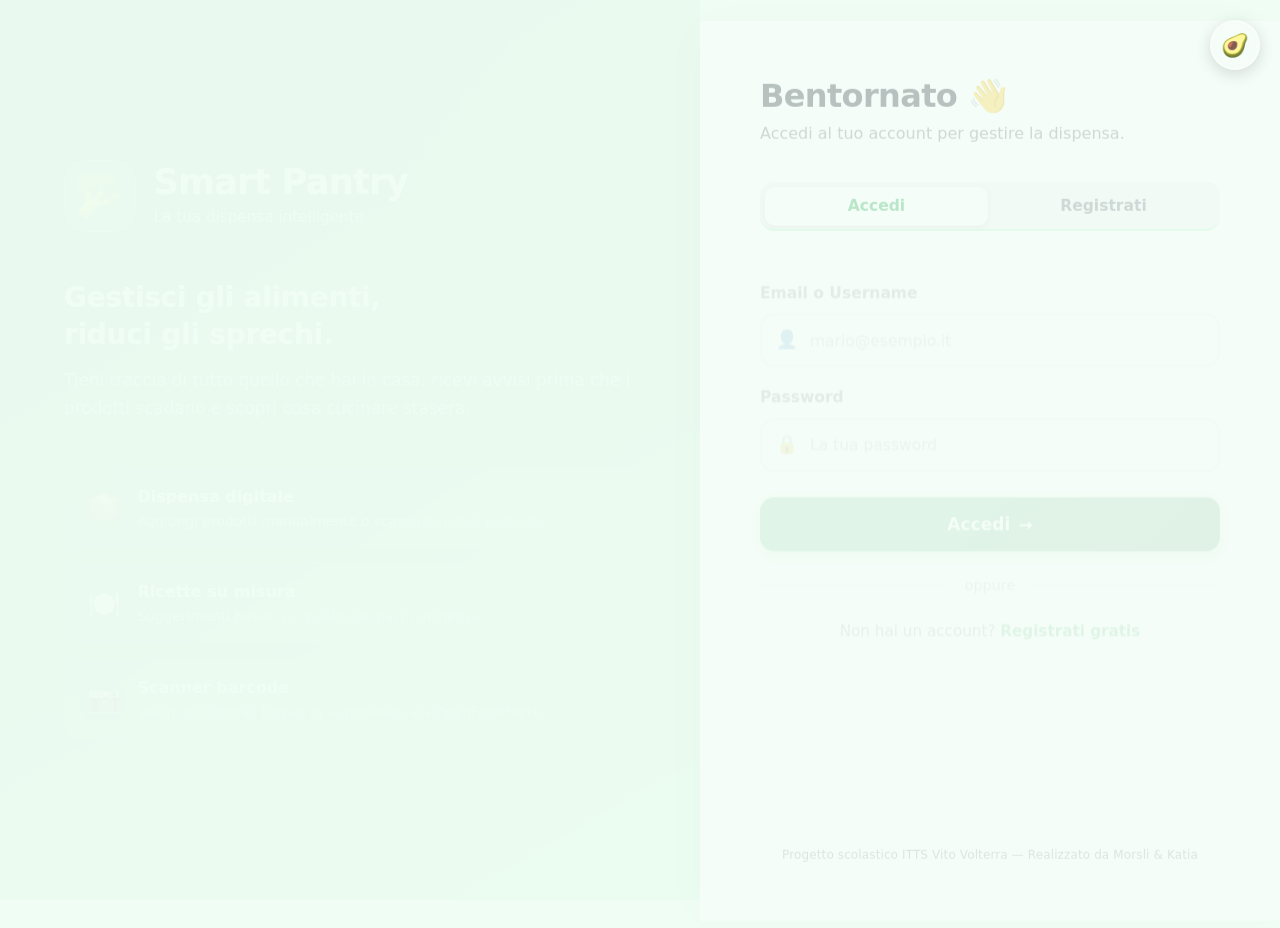
<file: frontend/pantry.html>
<!DOCTYPE html>
<html lang="it">
<head>
    <meta charset="UTF-8">
    <meta name="viewport" content="width=device-width, initial-scale=1.0">
    <title>Smart Pantry — La mia dispensa</title>
    <link rel="stylesheet" href="css/style.css">
    <script>(function(){var t=localStorage.getItem("sp-theme");if(t)document.documentElement.setAttribute("data-theme",t);})();</script>
    <style>
        .hidden { display: none !important; }
    </style>
</head>
<body>

<nav class="drawer" id="drawer">
    <div class="drawer-header">
        <div class="drawer-brand">
            <div class="brand-mark"></div>
            <span>Smart Pantry</span>
        </div>
        <button class="drawer-close" id="drawer-close">&times;</button>
    </div>
    <div class="drawer-nav">
        <a href="dashboard.html" class="nav-link">Dashboard</a>
        <a href="pantry.html" class="nav-link active">Dispensa</a>
        <a href="scanner.html" class="nav-link">Aggiungi prodotto</a>
        <a href="recipes.html" class="nav-link">Ricette</a>
        <a href="meals.html"   class="nav-link">Piano pasti</a>
        <a href="supermercati.html" class="nav-link">Supermercati</a>
        <a href="gruppo.html"       class="nav-link">Gruppo</a>
    </div>
    <div class="drawer-footer">
        <div class="user-chip">
            <div class="user-avatar" id="sidebar-avatar">U</div>
            <span class="user-name" id="sidebar-username">Utente</span>
        </div>
        <button class="btn btn-ghost btn-sm" id="btn-logout">Esci</button>
    </div>
</nav>
<div class="drawer-overlay" id="drawer-overlay"></div>

<div class="app">
    <header class="topbar">
        <button class="hamburger" id="hamburger" aria-label="Menu">
            <span></span><span></span><span></span>
        </button>
        <h1 class="page-title">Dispensa</h1>
        <div class="topbar-end">
            <button class="theme-toggle-app" id="theme-toggle" title="Tema"><span id="theme-icon">🥑</span></button>
            <a href="scanner.html" class="btn btn-primary btn-sm">+ Aggiungi</a>
        </div>
    </header>

    <main class="page-content">

        <!-- Statistiche -->
        <div class="stats-grid" style="margin-bottom:1.25rem;">
            <div class="stat-card">
                <div class="stat-orb green"></div>
                <div class="stat-info">
                    <div class="stat-value" id="stat-total">—</div>
                    <div class="stat-label">Totale prodotti</div>
                </div>
            </div>
            <div class="stat-card">
                <div class="stat-orb amber"></div>
                <div class="stat-info">
                    <div class="stat-value" id="stat-expiring">—</div>
                    <div class="stat-label">In scadenza (7 gg)</div>
                </div>
            </div>
            <div class="stat-card">
                <div class="stat-orb red"></div>
                <div class="stat-info">
                    <div class="stat-value" id="stat-expired">—</div>
                    <div class="stat-label">Scaduti</div>
                </div>
            </div>
        </div>

        <!-- Toolbar: ricerca + filtri + vista -->
        <div style="display:flex; align-items:center; gap:0.75rem; margin-bottom:0.9rem; flex-wrap:wrap;">
            <!-- Ricerca -->
            <div class="search-box" style="flex:1; min-width:200px;">
                <input class="form-control" type="text" id="search-input" placeholder="Cerca prodotto…">
            </div>

            <!-- Scanner shortcut -->
            <a href="scanner.html" class="btn btn-outline btn-sm">Scansiona</a>

            <!-- View toggle -->
            <div class="view-toggle" id="view-toggle">
                <button class="view-btn active" data-view="expiry">
                    Per scadenza
                </button>
                <button class="view-btn" data-view="category">
                    Per categoria
                </button>
            </div>
        </div>

        <!-- Filtri scadenza (solo in vista "per scadenza") -->
        <div class="filters" id="expiry-filters">
            <button class="filter-btn active" data-filter="all">Tutti</button>
            <button class="filter-btn" data-filter="expiring">In scadenza</button>
            <button class="filter-btn" data-filter="expired">Scaduti</button>
            <button class="filter-btn" data-filter="ok">OK</button>
        </div>

        <!-- Loading -->
        <div id="list-loader" class="loading">
            <div class="spinner"></div>
            <span>Caricamento dispensa…</span>
        </div>

        <!-- Vista per scadenza -->
        <div class="pantry-grid" id="pantry-grid" style="display:none;"></div>

        <!-- Vista per categoria -->
        <div id="category-view" style="display:none;"></div>

    </main>
    <footer class="site-footer">
        Progetto scolastico ITTS Vito Volterra
        <span class="footer-sep">—</span>
        Realizzato da Morsli &amp; Katia
    </footer>
</div>

<!-- ===== MODAL: Modifica prodotto ===== -->
<div class="modal-overlay" id="modal-edit">
    <div class="modal">
        <div class="modal-header">
            <span class="modal-title">Modifica prodotto</span>
            <button class="modal-close" onclick="closeModal('modal-edit')">×</button>
        </div>
        <div class="modal-body">
            <form id="form-edit">
                <div class="form-group">
                    <label class="form-label" for="edit-name">Nome prodotto *</label>
                    <input class="form-control" type="text" id="edit-name" required>
                </div>
                <div class="form-group">
                    <label class="form-label" for="edit-brand">Marca</label>
                    <input class="form-control" type="text" id="edit-brand">
                </div>
                <div class="form-group">
                    <label class="form-label" for="edit-category">Categoria *</label>
                    <select class="form-control" id="edit-category" required>
                        <option value="">— seleziona categoria —</option>
                    </select>
                </div>
                <div class="form-row">
                    <div class="form-group">
                        <label class="form-label" for="edit-quantity">Quantità *</label>
                        <input class="form-control" type="number" id="edit-quantity" min="0.1" step="0.1" required>
                    </div>
                    <div class="form-group">
                        <label class="form-label" for="edit-unit">Unità *</label>
                        <select class="form-control" id="edit-unit">
                            <option value="pz">pezzi</option>
                            <option value="g">grammi (g)</option>
                            <option value="kg">kg</option>
                            <option value="ml">ml</option>
                            <option value="l">litri (l)</option>
                            <option value="conf">confezioni</option>
                        </select>
                    </div>
                </div>
                <div class="form-group">
                    <label class="form-label" for="edit-expiry">Data scadenza</label>
                    <input class="form-control" type="date" id="edit-expiry">
                </div>
                <div class="form-group">
                    <label class="form-label" for="edit-location">Posizione</label>
                    <select class="form-control" id="edit-location">
                        <option value="">— seleziona —</option>
                        <option value="dispensa">Dispensa</option>
                        <option value="frigo">Frigo</option>
                        <option value="freezer">Freezer</option>
                        <option value="cantina">Cantina</option>
                    </select>
                </div>
                <div class="form-group">
                    <label class="form-label" for="edit-notes">Note</label>
                    <textarea class="form-control" id="edit-notes" rows="2"></textarea>
                </div>
                <div class="modal-footer" style="padding:0; border:none; margin-top:1rem;">
                    <button type="button" class="btn btn-secondary" onclick="closeModal('modal-edit')">Annulla</button>
                    <button type="submit" class="btn btn-primary">Salva modifiche</button>
                </div>
            </form>
        </div>
    </div>
</div>

<script src="js/api.js"></script>
<script src="js/pantry.js"></script>
<script src="js/theme.js"></script>
</body>
</html>
</file>
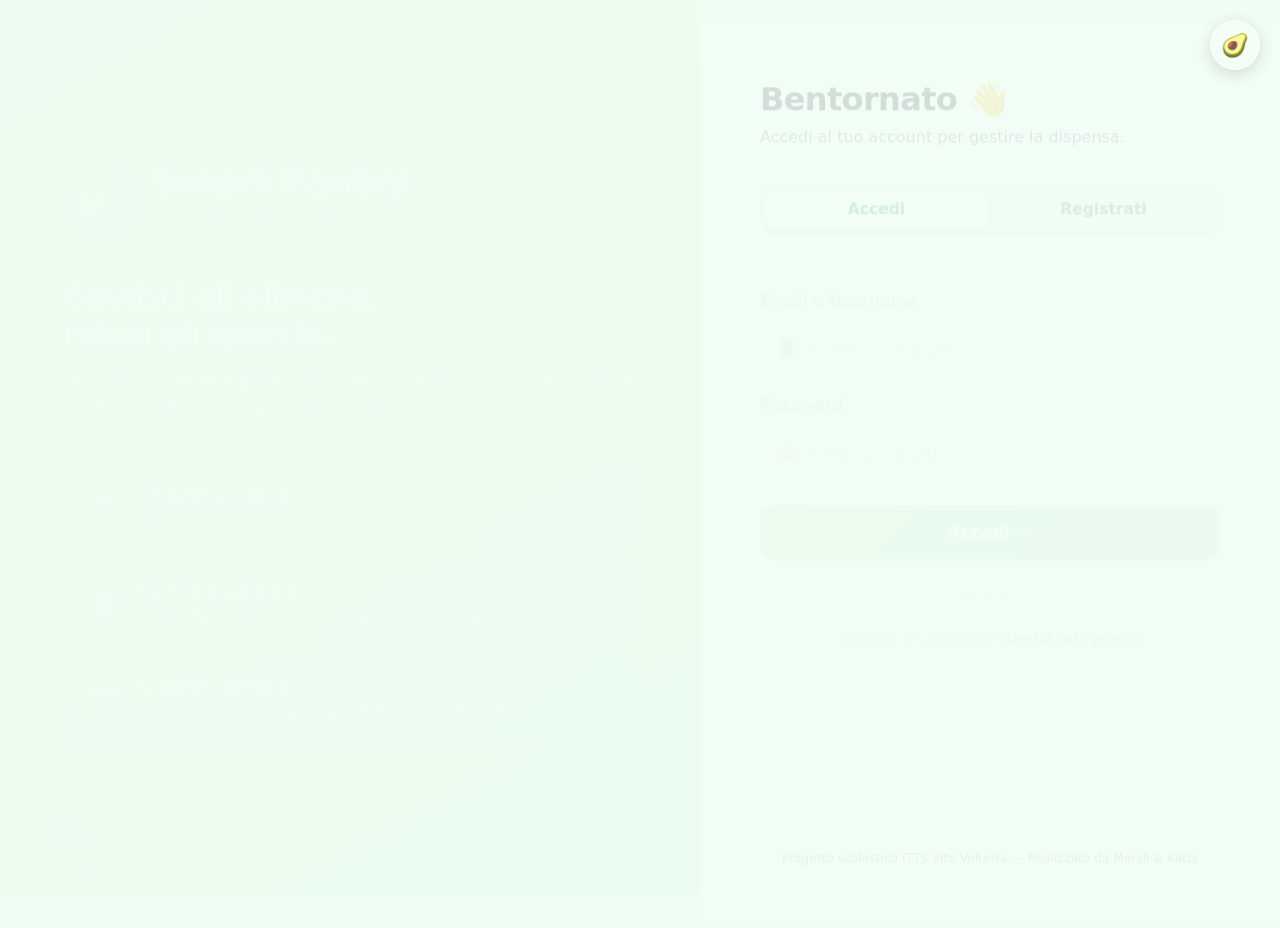
<file: frontend/recipes.html>
<!DOCTYPE html>
<html lang="it">
<head>
    <meta charset="UTF-8">
    <meta name="viewport" content="width=device-width, initial-scale=1.0">
    <title>Smart Pantry — Ricette</title>
    <link rel="stylesheet" href="css/style.css">
    <script>(function(){var t=localStorage.getItem("sp-theme");if(t)document.documentElement.setAttribute("data-theme",t);})();</script>
    <style>
        .hidden { display: none !important; }
        .border-success { border-top: 3px solid var(--success); }
        #recipes-stats { display: none; gap: 1rem; margin-bottom: 1.25rem; flex-wrap: wrap; }
    </style>
</head>
<body>

<nav class="drawer" id="drawer">
    <div class="drawer-header">
        <div class="drawer-brand">
            <div class="brand-mark"></div>
            <span>Smart Pantry</span>
        </div>
        <button class="drawer-close" id="drawer-close">&times;</button>
    </div>
    <div class="drawer-nav">
        <a href="dashboard.html" class="nav-link">Dashboard</a>
        <a href="pantry.html" class="nav-link">Dispensa</a>
        <a href="scanner.html" class="nav-link">Aggiungi prodotto</a>
        <a href="recipes.html" class="nav-link active">Ricette</a>
        <a href="meals.html"   class="nav-link">Piano pasti</a>
        <a href="supermercati.html" class="nav-link">Supermercati</a>
        <a href="gruppo.html"       class="nav-link">Gruppo</a>
    </div>
    <div class="drawer-footer">
        <div class="user-chip">
            <div class="user-avatar" id="sidebar-avatar">U</div>
            <span class="user-name" id="sidebar-username">Utente</span>
        </div>
        <button class="btn btn-ghost btn-sm" id="btn-logout">Esci</button>
    </div>
</nav>
<div class="drawer-overlay" id="drawer-overlay"></div>

<div class="app">
    <header class="topbar">
        <button class="hamburger" id="hamburger" aria-label="Menu">
            <span></span><span></span><span></span>
        </button>
        <h1 class="page-title">Ricette</h1>
        <div class="topbar-end">
            <button class="theme-toggle-app" id="theme-toggle" title="Tema"><span id="theme-icon">🥑</span></button>
            <button id="btn-reload" class="btn btn-outline btn-sm">Aggiorna</button>
        </div>
    </header>

    <main class="page-content">

        <!-- Intro -->
        <div class="page-intro">
            <h2>Le tue ricette</h2>
            <p>Scopri ricette consigliate in base alla tua dispensa oppure cerca qualsiasi piatto.</p>
        </div>

        <!-- Tab pillola -->
        <div class="pill-tabs">
            <button class="pill-tab active" data-tab="suggested">Consigliate</button>
            <button class="pill-tab" data-tab="search">Cerca ricetta</button>
        </div>

        <!-- ===== SEZIONE: RICETTE CONSIGLIATE ===== -->
        <div id="section-suggested">

            <!-- Toggle solo dispensa -->
            <div style="display:flex; align-items:center; gap:1.5rem; margin-bottom:1.25rem; flex-wrap:wrap;">
                <label class="toggle-label">
                    <label class="toggle-switch">
                        <input type="checkbox" id="toggle-pantry-only">
                        <span class="toggle-slider"></span>
                    </label>
                    <span>Solo ingredienti in dispensa</span>
                </label>
                <p style="font-size:0.85rem; color:var(--text-light); margin:0;">
                    Ricette ordinate per compatibilità con la tua dispensa.
                </p>
            </div>

            <!-- Statistiche risultati -->
            <div id="recipes-stats" class="stats-grid"></div>

            <!-- Griglia ricette -->
            <div class="recipes-grid" id="recipes-grid">
                <div class="loading" style="grid-column:1/-1; padding:3rem;">
                    <div class="spinner"></div>
                    <span>Caricamento ricette…</span>
                </div>
            </div>
        </div>

        <!-- ===== SEZIONE: CERCA RICETTA ===== -->
        <div id="section-search" class="hidden">

            <div class="card" style="margin-bottom:1.25rem;">
                <div class="card-header">
                    <span class="card-title">Cerca una ricetta</span>
                </div>
                <div class="card-body">
                    <!-- Barra di ricerca -->
                    <div style="display:flex; gap:0.6rem; margin-bottom:1rem;">
                        <input class="form-control" type="text" id="search-query"
                               placeholder="es. pizza, pasta al pesto, tiramisù…"
                               autocomplete="off" style="flex:1;">
                        <button id="btn-search" class="btn btn-primary">Cerca</button>
                    </div>

                    <!-- Suggerimenti rapidi -->
                    <div id="search-suggestions">
                        <p style="font-size:0.82rem; color:var(--text-light); margin-bottom:0.5rem;">Cerca ad esempio:</p>
                        <div style="display:flex; flex-wrap:wrap; gap:0.4rem;">
                            <button class="filter-btn" onclick="quickSearch('pizza')">pizza</button>
                            <button class="filter-btn" onclick="quickSearch('pasta')">pasta</button>
                            <button class="filter-btn" onclick="quickSearch('risotto')">risotto</button>
                            <button class="filter-btn" onclick="quickSearch('pollo')">pollo</button>
                            <button class="filter-btn" onclick="quickSearch('insalata')">insalata</button>
                            <button class="filter-btn" onclick="quickSearch('dolce')">dolce</button>
                            <button class="filter-btn" onclick="quickSearch('zuppa')">zuppa</button>
                            <button class="filter-btn" onclick="quickSearch('frittata')">frittata</button>
                        </div>
                    </div>
                </div>
            </div>

            <!-- Info risultati -->
            <div id="search-info" class="search-info" style="display:none;">
                Risultati per: <strong id="search-query-label"></strong>
                <span id="search-count"></span>
            </div>

            <!-- Loader ricerca -->
            <div id="search-loader" class="loading" style="display:none; padding:2rem;">
                <div class="spinner"></div>
                <span>Ricerca in corso…</span>
            </div>

            <!-- Griglia risultati ricerca -->
            <div class="recipes-grid" id="search-grid"></div>
        </div>

    </main>
    <footer class="site-footer">
        Progetto scolastico ITTS Vito Volterra
        <span class="footer-sep">—</span>
        Realizzato da Morsli &amp; Katia
    </footer>
</div>

<!-- ===== MODAL: Dettagli ricetta ===== -->
<div class="modal-overlay" id="modal-recipe-detail">
    <div class="modal" style="max-width:620px;">
        <div class="modal-header">
            <span class="modal-title" id="recipe-detail-title">Dettagli ricetta</span>
            <button class="modal-close" onclick="closeModal('modal-recipe-detail')">×</button>
        </div>
        <div class="modal-body" id="recipe-detail-body" style="max-height:75vh; overflow-y:auto;"></div>
    </div>
</div>

<script src="js/api.js"></script>
<script src="js/recipes.js"></script>
<script src="js/theme.js"></script>
</body>
</html>
</file>
<file: frontend/css/style.css>
/* ============================================================
   Smart Pantry — Foglio di stile principale v3
   CSS vanilla con variabili custom, nessun framework
   ============================================================ */

/* ---------- Variabili colore e tema ---------- */
:root {
    /* Palette verde principale */
    --primary:        #16a34a;
    --primary-dark:   #14532d;
    --primary-light:  #22c55e;
    --primary-bg:     #dcfce7;

    /* Sfumature background */
    --green-50:       #f0fdf4;
    --green-100:      #dcfce7;
    --green-150:      #bbf7d0;
    --green-200:      #86efac;
    --green-300:      #4ade80;
    --green-700:      #15803d;
    --green-900:      #14532d;   /* drawer scuro */

    --accent:         #f97316;
    --warning:        #f59e0b;
    --warning-bg:     #fffbeb;
    --danger:         #ef4444;
    --danger-bg:      #fef2f2;
    --success:        #22c55e;
    --success-bg:     #f0fdf4;
    --info:           #3b82f6;
    --info-bg:        #eff6ff;

    --text:           #0f2d1a;
    --text-light:     #374c3a;
    --text-muted:     #6b8c72;
    --border:         #bbf7d0;
    --border-light:   #dcfce7;
    --white:          #ffffff;
    --bg:             #e8f5e9;         /* sfondo verde chiaro visibile */
    --bg-2:           #c8e6c9;

    --shadow-sm:      0 1px 4px rgba(0,0,0,0.07);
    --shadow:         0 4px 16px rgba(0,0,0,0.09), 0 1px 4px rgba(0,0,0,0.05);
    --shadow-md:      0 8px 28px rgba(0,0,0,0.12), 0 2px 8px rgba(0,0,0,0.06);
    --shadow-lg:      0 20px 48px rgba(0,0,0,0.14), 0 6px 16px rgba(0,0,0,0.07);

    --radius-sm:      10px;
    --radius:         16px;
    --radius-lg:      22px;
    --radius-full:    9999px;

    --nav-width:      256px;
    --topbar-height:  64px;
    --transition:     0.2s ease;
    --transition-med: 0.3s cubic-bezier(0.4, 0, 0.2, 1);
}

/* ---------- Tema scuro ---------- */
[data-theme="dark"] {
    --primary:        #3fb950;
    --primary-dark:   #238636;
    --primary-light:  #56d364;
    --primary-bg:     #0f2a1a;

    --green-50:       #0d1f15;
    --green-100:      #0f2a1a;
    --green-150:      #173d22;
    --green-900:      #0d1626;

    --accent:         #f0883e;
    --warning:        #d29922;
    --warning-bg:     #1e1a0c;
    --danger:         #f85149;
    --danger-bg:      #2a1a1a;
    --success:        #3fb950;
    --success-bg:     #0f2a1a;
    --info:           #58a6ff;
    --info-bg:        #0d1d3a;

    --text:           #dce6f0;
    --text-light:     #8fa3bb;
    --text-muted:     #6a82a0;
    --border:         #2d3d58;
    --border-light:   #1e2e47;
    --white:          #182438;
    --bg:             #111c30;
    --bg-2:           #182438;

    --shadow-sm:      0 1px 4px rgba(0,0,0,0.35);
    --shadow:         0 4px 16px rgba(0,0,0,0.45), 0 1px 4px rgba(0,0,0,0.25);
    --shadow-md:      0 8px 28px rgba(0,0,0,0.55), 0 2px 8px rgba(0,0,0,0.25);
    --shadow-lg:      0 20px 48px rgba(0,0,0,0.65), 0 6px 16px rgba(0,0,0,0.35);
}

/* Sfondo body in dark */
[data-theme="dark"] body {
    background: linear-gradient(160deg, #0d1626 0%, #111c30 50%, #0f1a2a 100%);
}

/* Drawer in dark — gradiente verde scuro */
[data-theme="dark"] .drawer { background: linear-gradient(180deg, #0a2614 0%, #06180c 60%, #040e07 100%); }

/* Topbar in dark */
[data-theme="dark"] .topbar {
    background: rgba(10,18,32,0.96);
    border-bottom-color: #2d3d58;
}
[data-theme="dark"] .topbar .page-title { color: #dce6f0; }
[data-theme="dark"] .hamburger span { background: #c0cfe0; }
[data-theme="dark"] .hamburger:hover { background: #1a2a42; }

/* Stat cards in dark */
[data-theme="dark"] .stat-card {
    background: rgba(24,36,56,0.92);
    border-color: #2d3d58;
}
[data-theme="dark"] .stat-card:hover { background: rgba(30,46,68,0.96); }
[data-theme="dark"] .stat-value { color: #dce6f0; }
[data-theme="dark"] .stat-label { color: #8fa3bb; }

/* Card generica in dark */
[data-theme="dark"] .card {
    background: rgba(24,36,56,0.96);
    border-color: #2d3d58;
}
[data-theme="dark"] .card:hover { background: rgba(30,46,68,0.99); }
[data-theme="dark"] .card-header {
    border-bottom-color: #2d3d58;
    background: linear-gradient(135deg, rgba(15,42,26,0.35), transparent);
}
[data-theme="dark"] .card-title  { color: #dce6f0; }

/* Pill-tabs in dark */
[data-theme="dark"] .pill-tabs { background: #182438; border-color: #2d3d58; }

/* Form controls in dark */
[data-theme="dark"] .form-control {
    background: #0d1626;
    border-color: #2d3d58;
    color: #dce6f0;
}
[data-theme="dark"] .form-control:focus {
    border-color: #3fb950;
    box-shadow: 0 0 0 3px rgba(63,185,80,0.12);
}
[data-theme="dark"] .form-control::placeholder { color: #4a5a78; }
[data-theme="dark"] .form-label { color: #c0cfe0; }
[data-theme="dark"] .form-hint  { color: #6a82a0; }

/* Select e option in dark */
[data-theme="dark"] select.form-control option { background: #182438; }

/* Bottoni in dark */
[data-theme="dark"] .btn-secondary {
    background: #1a2a42;
    border-color: #2d3d58;
    color: #c0cfe0;
}
[data-theme="dark"] .btn-secondary:hover { background: #243450; color: #dce6f0; }
[data-theme="dark"] .btn-outline { border-color: #3fb950; color: #3fb950; }
[data-theme="dark"] .btn-outline:hover { background: #3fb950; color: #0d1626; }
[data-theme="dark"] .btn-ghost {
    background: rgba(255,255,255,0.05);
    border-color: rgba(255,255,255,0.10);
}
[data-theme="dark"] .btn-ghost:hover { background: rgba(255,255,255,0.10); }

/* Alert in dark */
[data-theme="dark"] .alert-success { background: #0f2a1a; color: #3fb950; border-color: #238636; }
[data-theme="dark"] .alert-warning { background: #1e1a0c; color: #d29922; border-color: #9e6a03; }
[data-theme="dark"] .alert-danger  { background: #2a1a1a; color: #f85149; border-color: #6e3232; }
[data-theme="dark"] .alert-info    { background: #0d1d3a; color: #58a6ff; border-color: #1f4785; }

/* Badge in dark */
[data-theme="dark"] .badge-ok      { background: #0f2a1a; color: #3fb950; }
[data-theme="dark"] .badge-expiring{ background: #1e1a0c; color: #d29922; }
[data-theme="dark"] .badge-expired { background: #2a1a1a; color: #f85149; }
[data-theme="dark"] .badge-green   { background: #0f2a1a; color: #3fb950; }

/* Modal in dark */
[data-theme="dark"] .modal {
    background: #182438;
    border: 1px solid #2d3d58;
}
[data-theme="dark"] .modal-header { border-bottom-color: #2d3d58; }
[data-theme="dark"] .modal-title  { color: #dce6f0; }
[data-theme="dark"] .modal-close  { color: #8fa3bb; }
[data-theme="dark"] .modal-close:hover { background: #1a2a42; color: #dce6f0; }

/* Filtri / pill-tabs in dark */
[data-theme="dark"] .filter-btn {
    background: #182438;
    border-color: #2d3d58;
    color: #8fa3bb;
}
[data-theme="dark"] .filter-btn:hover  { border-color: #3fb950; color: #3fb950; }
[data-theme="dark"] .filter-btn.active { background: #0f2a1a; border-color: #3fb950; color: #3fb950; }
[data-theme="dark"] .pill-tab { color: #8fa3bb; }
[data-theme="dark"] .pill-tab.active { background: #3fb950; color: #0d1626; }

/* Ingredient tag in dark */
[data-theme="dark"] .ingredient-tag         { background: #182438; border-color: #2d3d58; color: #c0cfe0; }
[data-theme="dark"] .ingredient-tag.available{ background: #0f2a1a; border-color: #238636; color: #3fb950; }
[data-theme="dark"] .ingredient-tag.missing  { background: #2a1a1a; border-color: #6e3232; color: #f85149; }

/* Recipe card in dark */
[data-theme="dark"] .recipe-card {
    background: #182438;
    border-color: #2d3d58;
}
[data-theme="dark"] .recipe-title  { color: #dce6f0; }
[data-theme="dark"] .recipe-footer { border-top-color: #2d3d58; }
[data-theme="dark"] .recipe-image-placeholder { background: #1a2a42; }

/* Pantry grid cards in dark */
[data-theme="dark"] .product-card {
    background: rgba(24,36,56,0.96);
    border-color: #2d3d58;
}
[data-theme="dark"] .product-card:hover { background: rgba(30,46,68,0.99); }
[data-theme="dark"] .product-name  { color: #dce6f0; }
[data-theme="dark"] .product-brand { color: #8fa3bb; }
[data-theme="dark"] .product-image-placeholder { background: linear-gradient(135deg, #0f2a1a, #0d1d3a); }

/* Empty state in dark */
[data-theme="dark"] .empty-state { color: #8fa3bb; }

/* Toast in dark */
[data-theme="dark"] .toast { background: #1a2a42; border-color: #2d3d58; color: #dce6f0; }

/* Nutrition panel in dark */
[data-theme="dark"] .nutrition-panel { background: #0d1626; border-color: #2d3d58; }
[data-theme="dark"] .nutrition-panel-title { color: #c0cfe0; }
[data-theme="dark"] .nutrient-name { color: #8fa3bb; }
[data-theme="dark"] .nutrient-bar-wrap { background: #2d3d58; }

/* View toggle in dark */
[data-theme="dark"] .view-toggle { background: #182438; border-color: #2d3d58; }
[data-theme="dark"] .view-btn { color: #8fa3bb; }
[data-theme="dark"] .view-btn.active { background: #0f2a1a; color: #3fb950; }

/* Search box in dark */
[data-theme="dark"] .search-box input { background: #0d1626; }

/* Ing detail popup in dark */
[data-theme="dark"] .ing-detail-item.available { background: rgba(63,185,80,0.08); }
[data-theme="dark"] .ing-detail-item.missing   { background: rgba(248,81,73,0.08); }

/* Bottone tema (nelle pagine app) */
.theme-toggle-app {
    width: 38px;
    height: 38px;
    border-radius: 50%;
    border: 1px solid rgba(255,255,255,0.22);
    background: rgba(255,255,255,0.12);
    backdrop-filter: blur(8px);
    -webkit-backdrop-filter: blur(8px);
    cursor: pointer;
    font-size: 1.2rem;
    display: flex;
    align-items: center;
    justify-content: center;
    transition: transform 0.22s cubic-bezier(0.4,0,0.2,1), background 0.22s;
    flex-shrink: 0;
}
.theme-toggle-app:hover {
    transform: scale(1.14) rotate(12deg);
    background: rgba(255,255,255,0.2);
}
.theme-toggle-app:active { transform: scale(0.95); }
[data-theme="dark"] .theme-toggle-app {
    background: rgba(255,255,255,0.08);
    border-color: rgba(255,255,255,0.14);
}

/* ---------- Reset e base ---------- */
*, *::before, *::after {
    box-sizing: border-box;
    margin: 0;
    padding: 0;
}

html {
    font-size: 16px;
    scroll-behavior: smooth;
}

body {
    font-family: 'Segoe UI', system-ui, -apple-system, sans-serif;
    background: linear-gradient(160deg, #d4edda 0%, #e8f5e9 40%, #c8e6c9 100%);
    background-attachment: fixed;
    color: var(--text);
    line-height: 1.6;
    min-height: 100vh;
}

/* ---------- Animazioni ---------- */
@keyframes fadeInUp {
    from { opacity: 0; transform: translateY(18px); }
    to   { opacity: 1; transform: translateY(0); }
}
@keyframes fadeIn {
    from { opacity: 0; }
    to   { opacity: 1; }
}
@keyframes scaleIn {
    from { opacity: 0; transform: scale(0.95); }
    to   { opacity: 1; transform: scale(1); }
}

a {
    color: var(--primary);
    text-decoration: none;
}

a:hover {
    color: var(--primary-dark);
    text-decoration: underline;
}

img {
    max-width: 100%;
    display: block;
}

button {
    cursor: pointer;
    font-family: inherit;
}

input, select, textarea {
    font-family: inherit;
    font-size: 1rem;
}

/* ---------- Layout pagina autenticazione (login/register) ---------- */
.auth-page {
    min-height: 100vh;
    display: flex;
    align-items: center;
    justify-content: center;
    background: linear-gradient(135deg, var(--primary-dark) 0%, var(--primary) 50%, var(--primary-light) 100%);
    padding: 1rem;
}

.auth-card {
    background: var(--white);
    border-radius: var(--radius-lg);
    padding: 2.5rem;
    width: 100%;
    max-width: 420px;
    box-shadow: var(--shadow-lg);
}

.auth-logo {
    text-align: center;
    margin-bottom: 2rem;
}

.auth-logo .logo-icon {
    font-size: 3rem;
    display: block;
    margin-bottom: 0.5rem;
}

.auth-logo h1 {
    font-size: 1.8rem;
    color: var(--primary);
    font-weight: 700;
}

.auth-logo p {
    color: var(--text-light);
    font-size: 0.9rem;
}

.auth-tabs {
    display: flex;
    border-bottom: 2px solid var(--border);
    margin-bottom: 1.5rem;
}

.auth-tab {
    flex: 1;
    padding: 0.75rem;
    background: none;
    border: none;
    font-size: 1rem;
    font-weight: 600;
    color: var(--text-light);
    cursor: pointer;
    transition: color var(--transition);
    border-bottom: 2px solid transparent;
    margin-bottom: -2px;
}

.auth-tab.active {
    color: var(--primary);
    border-bottom-color: var(--primary);
}

/* ---------- Drawer navigazione (hamburger) ---------- */
.drawer {
    position: fixed;
    top: 0;
    left: 0;
    height: 100vh;
    width: var(--nav-width);
    background: linear-gradient(180deg, #0f3d20 0%, #0a2614 60%, #071a0e 100%);
    color: #ffffff;
    display: flex;
    flex-direction: column;
    z-index: 1000;
    transform: translateX(-100%);
    transition: transform 0.32s cubic-bezier(0.4, 0, 0.2, 1);
    box-shadow: 4px 0 24px rgba(0,0,0,0.25);
}

.drawer.open {
    transform: translateX(0);
}

.drawer-overlay {
    position: fixed;
    inset: 0;
    background: rgba(0,0,0,0.45);
    z-index: 999;
    opacity: 0;
    pointer-events: none;
    transition: opacity 0.32s ease;
    backdrop-filter: blur(2px);
}

.drawer-overlay.active {
    opacity: 1;
    pointer-events: all;
}

.drawer-header {
    display: flex;
    align-items: center;
    justify-content: space-between;
    padding: 1.4rem 1.25rem 1.4rem 1.35rem;
    border-bottom: 1px solid rgba(255,255,255,0.07);
    background: transparent;
}

.drawer-brand {
    display: flex;
    align-items: center;
    gap: 0.7rem;
}

.brand-mark {
    width: 36px;
    height: 36px;
    background: rgba(255,255,255,0.1);
    border-radius: 10px;
    border: 1px solid rgba(255,255,255,0.16);
    display: flex;
    align-items: center;
    justify-content: center;
    font-size: 1.2rem;
    flex-shrink: 0;
}
.brand-mark::after { content: '🥦'; }

.drawer-brand span {
    font-size: 1.08rem;
    font-weight: 700;
    letter-spacing: -0.01em;
    color: #ffffff;
}

.drawer-close {
    background: none;
    border: none;
    color: rgba(255,255,255,0.45);
    font-size: 1.4rem;
    line-height: 1;
    cursor: pointer;
    padding: 0.3rem;
    border-radius: 8px;
    transition: color var(--transition), background var(--transition);
}

.drawer-close:hover {
    color: #ffffff;
    background: rgba(255,255,255,0.1);
}

.drawer-nav {
    flex: 1;
    padding: 0.85rem 0;
    overflow-y: auto;
}

/* Icone via CSS — nessuna modifica agli HTML */
.nav-link[href="dashboard.html"]::before    { content: "📊"; }
.nav-link[href="pantry.html"]::before       { content: "📦"; }
.nav-link[href="scanner.html"]::before      { content: "➕"; }
.nav-link[href="recipes.html"]::before      { content: "🍴"; }
.nav-link[href="meals.html"]::before        { content: "📅"; }
.nav-link[href="supermercati.html"]::before { content: "🛒"; }
.nav-link[href="gruppo.html"]::before       { content: "👥"; }

.nav-link::before {
    font-size: 1rem;
    width: 22px;
    text-align: center;
    flex-shrink: 0;
    opacity: 0.75;
    transition: opacity var(--transition);
}

.nav-link {
    display: flex;
    align-items: center;
    gap: 0.7rem;
    padding: 0.65rem 1.1rem;
    margin: 0.15rem 0.75rem;
    color: rgba(255,255,255,0.62);
    font-size: 0.9rem;
    font-weight: 500;
    text-decoration: none;
    border-left: none;
    border-radius: 10px;
    transition: background var(--transition), color var(--transition), transform var(--transition);
}

.nav-link:hover {
    background: rgba(255,255,255,0.08);
    color: #ffffff;
    text-decoration: none;
    transform: translateX(3px);
}
.nav-link:hover::before { opacity: 1; }

.nav-link.active {
    background: rgba(74,222,128,0.15);
    color: #ffffff;
    font-weight: 600;
    box-shadow: inset 3px 0 0 #4ade80;
    border-radius: 0 10px 10px 0;
    margin-left: 0;
    padding-left: 1.85rem;
}
.nav-link.active::before { opacity: 1; }

.drawer-footer {
    padding: 1rem 1.25rem;
    border-top: 1px solid rgba(255,255,255,0.07);
    background: rgba(0,0,0,0.12);
    display: flex;
    align-items: center;
    justify-content: space-between;
    gap: 0.75rem;
}

.user-chip {
    display: flex;
    align-items: center;
    gap: 0.6rem;
    min-width: 0;
}

.user-avatar {
    width: 36px;
    height: 36px;
    border-radius: 50%;
    background: linear-gradient(135deg, #4ade80, #16a34a);
    border: 2px solid rgba(255,255,255,0.2);
    display: flex;
    align-items: center;
    justify-content: center;
    font-weight: 700;
    font-size: 0.88rem;
    color: #ffffff;
    flex-shrink: 0;
}

.user-name {
    font-size: 0.88rem;
    font-weight: 600;
    color: rgba(255,255,255,0.85);
    white-space: nowrap;
    overflow: hidden;
    text-overflow: ellipsis;
}

/* ---------- Layout principale (senza sidebar fissa) ---------- */
.app {
    min-height: 100vh;
    display: flex;
    flex-direction: column;
}

/* Compatibilità con vecchio .app-layout + .main-content */
.app-layout { display: flex; min-height: 100vh; }
.main-content { margin-left: var(--nav-width); flex: 1; display: flex; flex-direction: column; min-height: 100vh; }

.topbar {
    height: var(--topbar-height);
    background: linear-gradient(135deg, #14532d 0%, #15803d 100%);
    border-bottom: none;
    box-shadow: 0 2px 12px rgba(0,0,0,0.18);
    display: flex;
    align-items: center;
    padding: 0 1.5rem;
    position: sticky;
    top: 0;
    z-index: 50;
    gap: 0.75rem;
}

.page-title {
    flex: 1;
    text-align: center;
    font-size: 1.4rem;
    font-weight: 800;
    color: #ffffff !important;
    white-space: nowrap;
    overflow: hidden;
    text-overflow: ellipsis;
    letter-spacing: -0.02em;
    padding: 0 0.5rem;
}

.topbar-title {
    flex: 1;
    text-align: center;
    font-size: 1.4rem;
    font-weight: 800;
    color: #ffffff !important;
    white-space: nowrap;
    overflow: hidden;
    text-overflow: ellipsis;
    letter-spacing: -0.02em;
    padding: 0 0.5rem;
}

.hamburger span {
    background: #ffffff !important;
}

.topbar-end {
    display: flex;
    align-items: center;
    gap: 0.75rem;
}

.topbar-actions {
    display: flex;
    align-items: center;
    gap: 0.75rem;
}

/* Bottoni nella topbar su sfondo verde scuro */
.topbar .btn-primary {
    background: rgba(255,255,255,0.95);
    color: #14532d;
    border-color: transparent;
    box-shadow: 0 2px 8px rgba(0,0,0,0.22);
    font-weight: 700;
}
.topbar .btn-primary:hover {
    background: #ffffff;
    color: #15803d;
    box-shadow: 0 4px 14px rgba(0,0,0,0.28);
    transform: translateY(-1px);
}
.topbar .btn-outline {
    border-color: rgba(255,255,255,0.6);
    color: #ffffff;
    background: rgba(255,255,255,0.1);
}
.topbar .btn-outline:hover {
    background: rgba(255,255,255,0.2);
    border-color: rgba(255,255,255,0.9);
    color: #ffffff;
}

.page-content {
    padding: 2rem;
    flex: 1;
    max-width: 1400px;
    width: 100%;
    margin: 0 auto;
}

/* ---------- Hamburger (3 linee CSS) ---------- */
.hamburger {
    width: 40px;
    height: 40px;
    background: none;
    border: none;
    border-radius: 8px;
    cursor: pointer;
    display: flex;
    flex-direction: column;
    align-items: center;
    justify-content: center;
    gap: 5px;
    padding: 0;
    flex-shrink: 0;
    transition: background var(--transition);
}

.hamburger span {
    display: block;
    width: 20px;
    height: 2px;
    background: var(--text);
    border-radius: 2px;
    transition: all var(--transition);
}

.hamburger:hover {
    background: var(--green-100);
}

/* ---------- Bottone ghost (drawer logout) ---------- */
.btn-ghost {
    background: rgba(255,255,255,0.08);
    border: 1px solid rgba(255,255,255,0.18);
    color: rgba(255,255,255,0.8);
}

.btn-ghost:hover {
    background: rgba(255,255,255,0.16);
    color: var(--white);
}

/* ---------- Stat orb (icone statistiche senza emoji) ---------- */
.stat-orb {
    width: 44px;
    height: 44px;
    border-radius: 12px;
    flex-shrink: 0;
}

.stat-orb.green  { background: linear-gradient(135deg, #4ade80, #16a34a); }
.stat-orb.amber  { background: linear-gradient(135deg, #fbbf24, #d97706); }
.stat-orb.red    { background: linear-gradient(135deg, #f87171, #dc2626); }
.stat-orb.blue   { background: linear-gradient(135deg, #60a5fa, #2563eb); }

/* ---------- Componenti UI ---------- */

/* Bottoni */
.btn {
    display: inline-flex;
    align-items: center;
    justify-content: center;
    gap: 0.5rem;
    padding: 0.6rem 1.35rem;
    border: none;
    border-radius: var(--radius-full);
    font-size: 0.9rem;
    font-weight: 600;
    cursor: pointer;
    transition: all var(--transition-med);
    text-decoration: none;
    white-space: nowrap;
    letter-spacing: 0.01em;
}

.btn:hover {
    text-decoration: none;
    transform: translateY(-2px);
    box-shadow: var(--shadow);
}

.btn:active {
    transform: translateY(0);
    box-shadow: none;
}

.btn-primary {
    background: linear-gradient(135deg, var(--primary-light), var(--primary-dark));
    color: white;
    box-shadow: 0 2px 8px rgba(22,163,74,0.30);
}

.btn-primary:hover {
    background: linear-gradient(135deg, #34d572, var(--primary));
    color: white;
    box-shadow: 0 4px 16px rgba(22,163,74,0.40);
}

.btn-secondary {
    background: var(--bg-2);
    color: var(--text);
    border: 1px solid var(--border);
}

.btn-secondary:hover {
    background: var(--border);
    color: var(--text);
}

.btn-danger {
    background: linear-gradient(135deg, #f87171, #dc2626);
    color: white;
    box-shadow: 0 2px 8px rgba(239,68,68,0.25);
}

.btn-danger:hover {
    background: linear-gradient(135deg, #ef4444, #b91c1c);
    color: white;
}

.btn-warning {
    background: linear-gradient(135deg, #fbbf24, #d97706);
    color: white;
}

.btn-outline {
    background: transparent;
    border: 2px solid var(--primary);
    color: var(--primary);
}

.btn-outline:hover {
    background: var(--primary);
    color: white;
}

.btn-sm {
    padding: 0.38rem 0.9rem;
    font-size: 0.82rem;
}

.btn-lg {
    padding: 0.85rem 2rem;
    font-size: 1rem;
}

.btn-full {
    width: 100%;
}

.btn:disabled {
    opacity: 0.55;
    cursor: not-allowed;
    transform: none;
    box-shadow: none;
}

/* Card */
.card {
    background: rgba(255,255,255,0.75);
    backdrop-filter: blur(8px);
    -webkit-backdrop-filter: blur(8px);
    border-radius: var(--radius-lg);
    box-shadow: var(--shadow);
    border: 1px solid rgba(255,255,255,0.9);
    overflow: hidden;
    transition: transform var(--transition-med), box-shadow var(--transition-med);
    animation: fadeInUp 0.45s ease both;
}

.card:hover {
    transform: translateY(-3px);
    box-shadow: var(--shadow-md);
    background: rgba(255,255,255,0.88);
}

.card-header {
    padding: 1.1rem 1.4rem;
    border-bottom: 1px solid rgba(187,247,208,0.6);
    display: flex;
    align-items: center;
    gap: 0.75rem;
    background: linear-gradient(135deg, rgba(220,252,231,0.5), rgba(255,255,255,0));
}

.card-title {
    font-size: 1rem;
    font-weight: 700;
    color: var(--text);
    flex: 1;
}

.card-body {
    padding: 1.25rem;
}

/* Statistiche dashboard */
.stats-grid {
    display: grid;
    grid-template-columns: repeat(auto-fit, minmax(180px, 1fr));
    gap: 1rem;
    margin-bottom: 1.5rem;
}

.stat-card {
    background: rgba(255,255,255,0.75);
    backdrop-filter: blur(8px);
    -webkit-backdrop-filter: blur(8px);
    border-radius: var(--radius-lg);
    padding: 1.5rem 1.75rem;
    box-shadow: var(--shadow);
    border: 1px solid rgba(255,255,255,0.9);
    display: flex;
    align-items: center;
    gap: 1.25rem;
    transition: transform var(--transition-med), box-shadow var(--transition-med), background var(--transition-med);
    animation: fadeInUp 0.45s ease both;
}

.stat-card:hover {
    transform: translateY(-4px);
    box-shadow: var(--shadow-md);
    background: rgba(255,255,255,0.92);
}

.stat-value {
    font-size: 2.2rem;
    font-weight: 800;
    color: var(--text);
    line-height: 1;
}

.stat-label {
    font-size: 0.82rem;
    color: var(--text-light);
    margin-top: 0.25rem;
    font-weight: 500;
}

.stat-icon {
    width: 48px;
    height: 48px;
    border-radius: var(--radius);
    display: flex;
    align-items: center;
    justify-content: center;
    font-size: 1.5rem;
    flex-shrink: 0;
}

.stat-icon.green  { background: var(--success-bg); }
.stat-icon.yellow { background: var(--warning-bg); }
.stat-icon.red    { background: var(--danger-bg); }
.stat-icon.blue   { background: var(--info-bg); }

.stat-info {
    flex: 1;
}

.stat-value {
    font-size: 1.8rem;
    font-weight: 800;
    color: var(--text);
    line-height: 1;
}

.stat-label {
    font-size: 0.82rem;
    color: var(--text-light);
    margin-top: 0.2rem;
}

/* Campi modulo */
.form-group {
    margin-bottom: 1.1rem;
}

.form-label {
    display: block;
    font-size: 0.88rem;
    font-weight: 600;
    color: var(--text);
    margin-bottom: 0.4rem;
}

.form-control {
    width: 100%;
    padding: 0.7rem 1rem;
    border: 1.5px solid rgba(187,247,208,0.8);
    border-radius: var(--radius);
    font-size: 0.95rem;
    color: var(--text);
    background: rgba(255,255,255,0.85);
    transition: border-color var(--transition), box-shadow var(--transition), background var(--transition);
    outline: none;
}

.form-control:focus {
    border-color: var(--primary);
    box-shadow: 0 0 0 3px rgba(45,138,78,0.12);
}

.form-control::placeholder {
    color: var(--text-muted);
}

.form-row {
    display: grid;
    grid-template-columns: 1fr 1fr;
    gap: 0.75rem;
}

.form-hint {
    font-size: 0.78rem;
    color: var(--text-light);
    margin-top: 0.3rem;
}

/* Alert / Notifiche */
.alert {
    padding: 0.85rem 1rem;
    border-radius: var(--radius-sm);
    font-size: 0.9rem;
    display: flex;
    align-items: flex-start;
    gap: 0.6rem;
    margin-bottom: 1rem;
}

.alert-icon { flex-shrink: 0; font-size: 1.1rem; }

.alert-success { background: var(--success-bg); color: #2e7d32; border: 1px solid #a5d6a7; }
.alert-warning { background: var(--warning-bg); color: #e65100; border: 1px solid #ffcc80; }
.alert-danger  { background: var(--danger-bg);  color: #c62828; border: 1px solid #ef9a9a; }
.alert-info    { background: var(--info-bg);    color: #1565c0; border: 1px solid #90caf9; }

/* Badge di scadenza */
.badge {
    display: inline-block;
    padding: 0.2rem 0.55rem;
    border-radius: var(--radius-full);
    font-size: 0.75rem;
    font-weight: 700;
    white-space: nowrap;
}

.badge-ok       { background: var(--success-bg); color: var(--success); }
.badge-expiring { background: var(--warning-bg); color: #e65100; }
.badge-expired  { background: var(--danger-bg);  color: var(--danger); }
.badge-green    { background: var(--success-bg); color: var(--success); }
.badge-blue     { background: var(--info-bg);    color: var(--info); }

/* Lista prodotti dispensa */
.pantry-toolbar {
    display: flex;
    align-items: center;
    gap: 0.75rem;
    margin-bottom: 1.25rem;
    flex-wrap: wrap;
}

.pantry-toolbar .search-box {
    flex: 1;
    min-width: 200px;
    position: relative;
}

.pantry-toolbar .search-box input {
    padding-left: 2.5rem;
}

.search-icon {
    position: absolute;
    left: 0.75rem;
    top: 50%;
    transform: translateY(-50%);
    color: var(--text-light);
    pointer-events: none;
}

.pantry-grid {
    display: grid;
    grid-template-columns: repeat(auto-fill, minmax(280px, 1fr));
    gap: 1rem;
}

/* Card prodotto */
.product-card {
    background: rgba(255,255,255,0.78);
    backdrop-filter: blur(8px);
    -webkit-backdrop-filter: blur(8px);
    border-radius: var(--radius-lg);
    box-shadow: var(--shadow);
    border: 1px solid rgba(255,255,255,0.9);
    overflow: hidden;
    transition: box-shadow var(--transition-med), transform var(--transition-med), background var(--transition-med);
    display: flex;
    flex-direction: column;
    animation: fadeInUp 0.4s ease both;
}

.product-card:hover {
    box-shadow: var(--shadow-md);
    transform: translateY(-5px);
    background: rgba(255,255,255,0.95);
}

.product-card.expiring {
    border-top: 3px solid var(--warning);
}

.product-card.expired {
    border-top: 3px solid var(--danger);
    opacity: 0.82;
}

.product-image {
    width: 100%;
    height: 140px;
    object-fit: contain;
    background: var(--bg);
    padding: 0.5rem;
}

.product-image-placeholder {
    width: 100%;
    height: 140px;
    background: linear-gradient(135deg, var(--primary-bg), #e0f2fe);
    display: flex;
    align-items: center;
    justify-content: center;
    font-size: 3rem;
}

.product-body {
    padding: 1rem;
    flex: 1;
    display: flex;
    flex-direction: column;
}

.product-name {
    font-weight: 700;
    font-size: 1rem;
    color: var(--text);
    margin-bottom: 0.25rem;
}

.product-brand {
    font-size: 0.82rem;
    color: var(--text-light);
    margin-bottom: 0.75rem;
}

.product-meta {
    display: flex;
    flex-wrap: wrap;
    gap: 0.5rem;
    margin-bottom: 0.75rem;
    flex: 1;
}

.product-qty {
    font-size: 0.9rem;
    font-weight: 600;
    color: var(--primary);
}

.product-expiry {
    font-size: 0.82rem;
    color: var(--text-light);
}

.product-actions {
    display: flex;
    gap: 0.5rem;
    margin-top: 0.75rem;
    padding-top: 0.75rem;
    border-top: 1px solid var(--border-light);
}

/* Valori nutrizionali */
.nutrition-grid {
    display: grid;
    grid-template-columns: repeat(4, 1fr);
    gap: 0.5rem;
    background: var(--primary-bg);
    border-radius: var(--radius-sm);
    padding: 0.75rem;
    margin-top: 0.5rem;
}

.nutrition-item {
    text-align: center;
}

.nutrition-value {
    font-size: 0.9rem;
    font-weight: 700;
    color: var(--primary);
}

.nutrition-label {
    font-size: 0.68rem;
    color: var(--text-light);
}

/* Pannello nutrienti con barre (scanner) */
.nutrition-panel {
    background: var(--primary-bg);
    border-radius: var(--radius);
    padding: 0.9rem 1rem;
    margin-top: 0.75rem;
    width: 100%;
}
.nutrition-panel-title {
    font-size: 0.85rem;
    font-weight: 700;
    color: var(--text);
    margin-bottom: 0.65rem;
}
.nutrient-row {
    display: grid;
    grid-template-columns: 90px 1fr 60px 36px;
    align-items: center;
    gap: 0.5rem;
    margin-bottom: 0.45rem;
}
.nutrient-name { font-size: 0.8rem; color: var(--text-light); }
.nutrient-bar-wrap {
    height: 7px;
    background: rgba(0,0,0,0.08);
    border-radius: 99px;
    overflow: hidden;
}
.nutrient-bar {
    height: 100%;
    border-radius: 99px;
    transition: width 0.5s ease;
}
.nutrient-val  { font-size: 0.78rem; font-weight: 600; color: var(--text); text-align: right; }
.nutrient-pct  { font-size: 0.72rem; color: var(--text-light); text-align: right; }
.nutrition-footnote {
    font-size: 0.68rem;
    color: var(--text-muted);
    margin-top: 0.5rem;
}

/* Lista ingredienti dettagliata nel popup ricetta */
.ingredient-detail-list {
    list-style: none;
    padding: 0;
    margin: 0;
}
.ing-detail-item {
    display: flex;
    justify-content: space-between;
    align-items: center;
    padding: 0.3rem 0.5rem;
    border-radius: 6px;
    margin-bottom: 0.2rem;
    font-size: 0.87rem;
}
.ing-detail-item.available { background: rgba(34, 197, 94, 0.09); }
.ing-detail-item.missing   { background: rgba(239, 68, 68, 0.09); }
.ing-detail-name   { font-weight: 500; }
.ing-detail-amount { font-size: 0.8rem; color: var(--text-muted); white-space: nowrap; margin-left: 0.5rem; }

/* Sezione scanner barcode */
.scanner-container {
    width: 100%;
}

#reader {
    width: 100%;
    border-radius: var(--radius);
    overflow: hidden;
    border: 2px solid var(--primary);
}

.scanner-result {
    margin-top: 1.5rem;
}

.product-preview {
    background: var(--white);
    border-radius: var(--radius);
    padding: 1.25rem;
    box-shadow: var(--shadow-sm);
    border: 1px solid var(--border-light);
    display: flex;
    gap: 1rem;
    align-items: flex-start;
}

.product-preview-img {
    width: 80px;
    height: 80px;
    object-fit: contain;
    border-radius: var(--radius-sm);
    background: var(--bg);
    flex-shrink: 0;
}

.product-preview-info {
    flex: 1;
}

.product-preview-info h3 {
    font-size: 1.05rem;
    font-weight: 700;
    color: var(--text);
    margin-bottom: 0.25rem;
}

.product-preview-info .brand {
    font-size: 0.85rem;
    color: var(--text-light);
    margin-bottom: 0.5rem;
}

/* Ricette */
.recipes-grid {
    display: grid;
    grid-template-columns: repeat(auto-fill, minmax(300px, 1fr));
    gap: 1rem;
}

.recipe-card {
    background: var(--white);
    border-radius: var(--radius-lg);
    box-shadow: var(--shadow);
    border: 1px solid rgba(255,255,255,0.8);
    overflow: hidden;
    transition: box-shadow var(--transition-med), transform var(--transition-med);
    display: flex;
    flex-direction: column;
    animation: fadeInUp 0.4s ease both;
}

.recipe-card:hover {
    box-shadow: var(--shadow-md);
    transform: translateY(-5px);
}

.recipe-image {
    width: 100%;
    height: 180px;
    object-fit: cover;
}

.recipe-image-placeholder {
    width: 100%;
    height: 180px;
    background: linear-gradient(135deg, var(--primary-bg), var(--primary-light));
    display: flex;
    align-items: center;
    justify-content: center;
    font-size: 3.5rem;
}

.recipe-body {
    padding: 1rem;
    flex: 1;
    display: flex;
    flex-direction: column;
}

.recipe-title {
    font-size: 1rem;
    font-weight: 700;
    color: var(--text);
    margin-bottom: 0.75rem;
    line-height: 1.3;
}

.recipe-compatibility {
    display: flex;
    align-items: center;
    gap: 0.75rem;
    margin-bottom: 0.75rem;
}

.compatibility-bar {
    flex: 1;
    height: 8px;
    background: var(--border);
    border-radius: var(--radius-full);
    overflow: hidden;
}

.compatibility-fill {
    height: 100%;
    background: var(--primary);
    border-radius: var(--radius-full);
    transition: width 0.5s ease;
}

.compatibility-fill.high   { background: var(--success); }
.compatibility-fill.medium { background: var(--warning); }
.compatibility-fill.low    { background: var(--danger); }

.compatibility-pct {
    font-size: 0.85rem;
    font-weight: 700;
    color: var(--text);
    white-space: nowrap;
}

.ingredients-section {
    font-size: 0.85rem;
    flex: 1;
}

.ingredients-section h4 {
    font-size: 0.8rem;
    font-weight: 700;
    text-transform: uppercase;
    letter-spacing: 0.05em;
    margin-bottom: 0.35rem;
    margin-top: 0.5rem;
}

.ingredients-section h4.available { color: var(--success); }
.ingredients-section h4.missing   { color: var(--danger); }

.ingredient-list {
    list-style: none;
    display: flex;
    flex-wrap: wrap;
    gap: 0.3rem;
    margin-bottom: 0.5rem;
}

.ingredient-tag {
    background: var(--border-light);
    border-radius: var(--radius-full);
    padding: 0.15rem 0.6rem;
    font-size: 0.78rem;
    color: var(--text);
}

.ingredient-tag.available { background: var(--success-bg); color: #2e7d32; }
.ingredient-tag.missing   { background: var(--danger-bg);  color: #c62828; }

.recipe-footer {
    padding: 0.75rem 1rem;
    border-top: 1px solid var(--border-light);
    display: flex;
    gap: 0.5rem;
    background: var(--bg);
}

/* Modal */
.modal-overlay {
    position: fixed;
    inset: 0;
    background: rgba(15,23,42,0.50);
    backdrop-filter: blur(4px);
    -webkit-backdrop-filter: blur(4px);
    display: flex;
    align-items: center;
    justify-content: center;
    z-index: 200;
    padding: 1rem;
    opacity: 0;
    pointer-events: none;
    transition: opacity 0.25s ease;
}

.modal-overlay.active {
    opacity: 1;
    pointer-events: all;
}

.modal {
    background: var(--white);
    border-radius: var(--radius-lg);
    box-shadow: var(--shadow-lg);
    width: 100%;
    max-width: 520px;
    max-height: 90vh;
    overflow-y: auto;
    transform: translateY(24px) scale(0.98);
    transition: transform 0.3s cubic-bezier(0.34,1.56,0.64,1);
}

.modal-overlay.active .modal {
    transform: translateY(0) scale(1);
}

.modal-header {
    padding: 1.25rem 1.5rem;
    border-bottom: 1px solid var(--border);
    display: flex;
    align-items: center;
    gap: 0.75rem;
    position: sticky;
    top: 0;
    background: var(--white);
    z-index: 1;
}

.modal-title {
    font-size: 1.1rem;
    font-weight: 700;
    color: var(--text);
    flex: 1;
}

.modal-close {
    background: none;
    border: none;
    font-size: 1.4rem;
    color: var(--text-light);
    cursor: pointer;
    line-height: 1;
    padding: 0.25rem;
    transition: color var(--transition);
}

.modal-close:hover { color: var(--text); }

.modal-body {
    padding: 1.5rem;
}

.modal-footer {
    padding: 1rem 1.5rem;
    border-top: 1px solid var(--border);
    display: flex;
    justify-content: flex-end;
    gap: 0.75rem;
}

/* Loading spinner */
.loading {
    display: flex;
    align-items: center;
    justify-content: center;
    padding: 3rem;
    flex-direction: column;
    gap: 1rem;
    color: var(--text-light);
}

.spinner {
    width: 40px;
    height: 40px;
    border: 4px solid var(--border);
    border-top-color: var(--primary);
    border-radius: 50%;
    animation: spin 0.8s linear infinite;
}

@keyframes spin {
    to { transform: rotate(360deg); }
}

/* Stato vuoto */
.empty-state {
    text-align: center;
    padding: 3rem 1rem;
    color: var(--text-light);
}

.empty-state .empty-icon {
    font-size: 4rem;
    margin-bottom: 1rem;
}

.empty-state h3 {
    font-size: 1.1rem;
    color: var(--text);
    margin-bottom: 0.5rem;
}

.empty-state p {
    font-size: 0.9rem;
    margin-bottom: 1.5rem;
}

/* Sezione toggle "solo dispensa" */
.toggle-switch {
    position: relative;
    display: inline-block;
    width: 44px;
    height: 24px;
}

.toggle-switch input {
    opacity: 0;
    width: 0;
    height: 0;
}

.toggle-slider {
    position: absolute;
    cursor: pointer;
    inset: 0;
    background-color: var(--border);
    transition: var(--transition);
    border-radius: var(--radius-full);
}

.toggle-slider::before {
    content: '';
    position: absolute;
    height: 18px;
    width: 18px;
    left: 3px;
    bottom: 3px;
    background-color: white;
    border-radius: 50%;
    transition: var(--transition);
}

input:checked + .toggle-slider {
    background-color: var(--primary);
}

input:checked + .toggle-slider::before {
    transform: translateX(20px);
}

.toggle-label {
    display: flex;
    align-items: center;
    gap: 0.6rem;
    font-size: 0.9rem;
    color: var(--text);
    cursor: pointer;
    user-select: none;
}

/* Toast notifiche */
.toast-container {
    position: fixed;
    bottom: 1.5rem;
    right: 1.5rem;
    z-index: 300;
    display: flex;
    flex-direction: column;
    gap: 0.5rem;
    max-width: 360px;
}

.toast {
    background: var(--text);
    color: white;
    padding: 0.85rem 1.1rem;
    border-radius: var(--radius);
    box-shadow: var(--shadow-md);
    font-size: 0.9rem;
    display: flex;
    align-items: center;
    gap: 0.6rem;
    animation: slideIn 0.3s ease;
    transition: opacity 0.3s ease;
}

.toast.success { background: var(--success); }
.toast.error   { background: var(--danger); }
.toast.warning { background: var(--warning); color: var(--text); }

@keyframes slideIn {
    from { transform: translateX(100%); opacity: 0; }
    to   { transform: translateX(0);   opacity: 1; }
}

/* Filtri */
.filters {
    display: flex;
    gap: 0.5rem;
    flex-wrap: wrap;
    margin-bottom: 1rem;
}

.filter-btn {
    padding: 0.4rem 0.9rem;
    border: 1.5px solid var(--border);
    border-radius: var(--radius-full);
    background: var(--white);
    font-size: 0.82rem;
    font-weight: 600;
    color: var(--text-light);
    cursor: pointer;
    transition: all var(--transition);
}

.filter-btn:hover {
    border-color: var(--primary);
    color: var(--primary);
}

.filter-btn.active {
    background: var(--primary);
    border-color: var(--primary);
    color: white;
}

/* Responsive */
@media (max-width: 768px) {
    .main-content {
        margin-left: 0;
    }

    .pantry-grid {
        grid-template-columns: 1fr;
    }

    .recipes-grid {
        grid-template-columns: 1fr;
    }

    .stats-grid {
        grid-template-columns: repeat(3, 1fr);
    }

    .form-row {
        grid-template-columns: 1fr;
    }

    .page-content {
        padding: 1rem;
    }

    .auth-card {
        padding: 1.75rem;
    }
}

@media (max-width: 600px) {
    /* Topbar compatto */
    .topbar {
        padding: 0 0.75rem;
        gap: 0.25rem;
        height: 56px;
    }
    .page-title {
        font-size: 1rem;
        padding: 0 0.15rem;
    }
    .topbar-end {
        gap: 0.25rem;
        flex-shrink: 0;
    }
    .theme-toggle-app {
        width: 32px;
        height: 32px;
        font-size: 0.9rem;
    }
    .topbar-end .btn-sm {
        padding: 0.3rem 0.6rem;
        font-size: 0.75rem;
    }

    /* Contenuto pagina */
    .page-content {
        padding: 0.85rem;
    }
    .page-intro h2 {
        font-size: 1.35rem;
    }

    /* Stat cards — 3 colonne compatte */
    .stats-grid {
        grid-template-columns: repeat(3, 1fr);
        gap: 0.5rem;
    }
    .stat-card {
        padding: 0.85rem 0.65rem;
        gap: 0.6rem;
        flex-direction: column;
        align-items: flex-start;
    }
    .stat-orb {
        width: 32px;
        height: 32px;
    }
    .stat-value {
        font-size: 1.5rem;
    }
    .stat-label {
        font-size: 0.72rem;
    }

    /* Pill-tabs scrollabili */
    .pill-tabs {
        width: 100%;
        overflow-x: auto;
        scrollbar-width: none;
        -webkit-overflow-scrolling: touch;
        flex-wrap: nowrap;
    }
    .pill-tabs::-webkit-scrollbar { display: none; }
    .pill-tab { white-space: nowrap; }

    /* Card griglia */
    .card { border-radius: var(--radius); }

    /* Modal full-bottom su mobile */
    .modal-overlay { align-items: flex-end; }
    .modal {
        border-radius: var(--radius-lg) var(--radius-lg) 0 0;
        max-height: 90vh;
        margin: 0;
        width: 100%;
        max-width: 100% !important;
    }
    .modal-body { max-height: 75vh; }

    /* Recipe/pantry grid singola colonna */
    .pantry-grid { grid-template-columns: 1fr; }
    .recipes-grid { grid-template-columns: 1fr; }

    /* Filtri avvolgibili */
    .filters { gap: 0.35rem; }
    .filter-btn { font-size: 0.82rem; padding: 0.4rem 0.7rem; }

    /* Search box full width */
    .search-box { min-width: 0; }

    /* View toggle compatto */
    .view-toggle { flex-shrink: 0; }
    .view-btn { font-size: 0.8rem; padding: 0.4rem 0.6rem; }
}

@media (max-width: 480px) {
    .topbar-title {
        font-size: 1rem;
    }
}

/* Overlay sidebar legacy (non usato nelle nuove pagine) */
.sidebar-overlay {
    display: none;
    position: fixed;
    inset: 0;
    background: rgba(0,0,0,0.4);
    z-index: 99;
}

.sidebar-overlay.active {
    display: block;
}

/* Barcode input manuale */
.barcode-input-row {
    display: flex;
    gap: 0.5rem;
}

.barcode-input-row input {
    flex: 1;
}

/* ============================================================
   Colori categorie prodotti
   ============================================================ */

/* Header sezione categoria nella vista "per categoria" */
.category-section { margin-bottom: 1.75rem; }

.category-header {
    display: flex;
    align-items: center;
    gap: 0.65rem;
    padding: 0.55rem 0.9rem;
    border-radius: var(--radius);
    font-size: 0.95rem;
    font-weight: 700;
    margin-bottom: 0.85rem;
    border-left: 4px solid currentColor;
}

.category-header .cat-icon { font-size: 1.3rem; }
.category-header .cat-count {
    margin-left: auto;
    font-size: 0.78rem;
    opacity: 0.7;
    font-weight: 600;
}

/* Badge categoria sulle card prodotto */
.cat-badge {
    display: inline-flex;
    align-items: center;
    gap: 0.3rem;
    padding: 0.2rem 0.6rem;
    border-radius: var(--radius-full);
    font-size: 0.73rem;
    font-weight: 700;
    white-space: nowrap;
}

/* Colori per ogni categoria */
.cat-latticini  { --cat-bg: #fff8e1; --cat-border: #ffe082; --cat-text: #c56a00; }
.cat-verdura    { --cat-bg: #e8f5e9; --cat-border: #a5d6a7; --cat-text: #2e7d32; }
.cat-frutta     { --cat-bg: #fce4ec; --cat-border: #f48fb1; --cat-text: #ad1457; }
.cat-carne      { --cat-bg: #fbe9e7; --cat-border: #ffab91; --cat-text: #bf360c; }
.cat-pesce      { --cat-bg: #e3f2fd; --cat-border: #90caf9; --cat-text: #1565c0; }
.cat-cereali    { --cat-bg: #fff3e0; --cat-border: #ffcc80; --cat-text: #e65100; }
.cat-surgelati  { --cat-bg: #e8eaf6; --cat-border: #9fa8da; --cat-text: #283593; }
.cat-bevande    { --cat-bg: #e1f5fe; --cat-border: #81d4fa; --cat-text: #0277bd; }
.cat-condimenti { --cat-bg: #f3e5f5; --cat-border: #ce93d8; --cat-text: #6a1b9a; }
.cat-snack      { --cat-bg: #fbe9e7; --cat-border: #ef9a9a; --cat-text: #c62828; }
.cat-conserve   { --cat-bg: #f1f8e9; --cat-border: #c5e1a5; --cat-text: #33691e; }
.cat-altro      { --cat-bg: #f5f5f5; --cat-border: #e0e0e0; --cat-text: #546e7a; }

/* Applica i colori alle classi */
[class*="cat-"] .category-header,
.category-header[class*="cat-"] {
    background: var(--cat-bg);
    color: var(--cat-text);
    border-left-color: var(--cat-text);
}

.cat-badge[class*="cat-"] {
    background: var(--cat-bg);
    color: var(--cat-text);
    border: 1px solid var(--cat-border);
}

/* View toggle per dispensa */
.view-toggle {
    display: flex;
    background: var(--white);
    border: 1px solid var(--border);
    border-radius: var(--radius);
    padding: 3px;
    gap: 3px;
}

.view-btn {
    padding: 0.45rem 0.9rem;
    background: transparent;
    border: none;
    border-radius: calc(var(--radius) - 1px);
    font-size: 0.85rem;
    font-weight: 600;
    color: var(--text-light);
    cursor: pointer;
    transition: all 0.18s;
    display: flex;
    align-items: center;
    gap: 0.35rem;
}

.view-btn.active {
    background: var(--primary);
    color: #fff;
    box-shadow: var(--shadow-sm);
}

.view-btn:not(.active):hover {
    color: var(--primary);
    background: var(--green-50);
}

/* Modal prodotto step-wizard */
.product-search-step, .product-add-step { }

.product-search-results {
    max-height: 320px;
    overflow-y: auto;
    margin-top: 0.75rem;
}

.product-result-item {
    display: flex;
    align-items: center;
    gap: 0.85rem;
    padding: 0.75rem;
    border: 1.5px solid var(--border);
    border-radius: var(--radius);
    cursor: pointer;
    transition: all 0.15s;
    margin-bottom: 0.5rem;
    background: var(--white);
}

.product-result-item:hover {
    border-color: var(--primary);
    background: var(--green-50);
}

.product-result-item.selected {
    border-color: var(--primary);
    background: var(--primary-bg);
}

.product-result-img {
    width: 52px;
    height: 52px;
    object-fit: contain;
    border-radius: var(--radius-sm);
    background: var(--bg);
    flex-shrink: 0;
}

.product-result-placeholder {
    width: 52px;
    height: 52px;
    border-radius: var(--radius-sm);
    background: var(--green-100);
    display: flex;
    align-items: center;
    justify-content: center;
    font-size: 1.4rem;
    flex-shrink: 0;
}

.product-result-info { flex: 1; min-width: 0; }

.product-result-name {
    font-weight: 700;
    font-size: 0.9rem;
    color: var(--text);
    white-space: nowrap;
    overflow: hidden;
    text-overflow: ellipsis;
}

.product-result-brand {
    font-size: 0.78rem;
    color: var(--text-light);
    margin-top: 0.1rem;
}

/* Preview prodotto selezionato */
.selected-product-preview {
    display: flex;
    align-items: center;
    gap: 0.85rem;
    padding: 0.85rem;
    background: var(--green-50);
    border: 1.5px solid var(--primary-light);
    border-radius: var(--radius);
    margin-bottom: 1.1rem;
}

.selected-product-preview img {
    width: 52px; height: 52px;
    object-fit: contain;
    border-radius: var(--radius-sm);
    background: white;
    flex-shrink: 0;
}

.selected-product-preview h4 {
    font-size: 0.95rem;
    font-weight: 700;
    color: var(--text);
}

.selected-product-preview p {
    font-size: 0.8rem;
    color: var(--text-light);
    margin-top: 0.1rem;
}

/* Step indicators */
.step-indicator {
    display: flex;
    align-items: center;
    gap: 0.4rem;
    margin-bottom: 1.25rem;
    font-size: 0.82rem;
    color: var(--text-light);
}

.step-dot {
    width: 24px; height: 24px;
    border-radius: 50%;
    display: flex; align-items: center; justify-content: center;
    font-size: 0.72rem;
    font-weight: 700;
    background: var(--border);
    color: var(--text-muted);
    flex-shrink: 0;
}

.step-dot.active {
    background: var(--primary);
    color: white;
}

.step-dot.done {
    background: var(--success);
    color: white;
}

.step-line {
    flex: 1;
    height: 2px;
    background: var(--border);
    border-radius: 1px;
}

.step-line.done { background: var(--success); }

/* ---------- Tab pillola globale (scanner, ricette, ecc.) ---------- */
.page-intro {
    margin-bottom: 1.75rem;
}
.page-intro h2 {
    font-size: 1.65rem;
    font-weight: 800;
    color: var(--text);
    margin-bottom: 0.35rem;
}
.page-intro p {
    color: var(--text-light);
    font-size: 0.95rem;
}

.pill-tabs {
    display: flex;
    background: rgba(255,255,255,0.5);
    border-radius: var(--radius-full);
    padding: 5px;
    gap: 4px;
    margin-bottom: 1.75rem;
    width: fit-content;
    border: 1px solid rgba(255,255,255,0.8);
}

.pill-tab {
    padding: 0.55rem 1.4rem;
    background: transparent;
    border: none;
    border-radius: var(--radius-full);
    font-size: 0.9rem;
    font-weight: 600;
    color: var(--text-light);
    cursor: pointer;
    transition: all var(--transition-med);
    white-space: nowrap;
}

.pill-tab.active {
    background: var(--primary);
    color: #fff;
    box-shadow: 0 2px 8px rgba(22,163,74,0.35);
}

/* ---------- Lista spesa (meals + recipes) ---------- */
.shopping-section { margin-bottom: 1.25rem; }
.shopping-section-title {
    font-size: 0.82rem;
    font-weight: 700;
    text-transform: uppercase;
    letter-spacing: 0.05em;
    margin-bottom: 0.5rem;
    display: flex;
    align-items: center;
    gap: 0.4rem;
}
.shopping-section-title.missing  { color: var(--danger); }
.shopping-section-title.available { color: var(--success); }
.shopping-list-header { display: flex; align-items: flex-start; justify-content: space-between; flex-wrap: wrap; gap: 0.75rem; margin-bottom: 1rem; }
.shopping-list-header h3 { margin: 0; font-size: 1.1rem; }
.shopping-export-actions { display: flex; gap: 0.5rem; flex-shrink: 0; }
.shopping-ul { list-style: none; display: flex; flex-wrap: wrap; gap: 0.4rem; margin: 0; padding: 0; }
.shopping-item {
    display: inline-flex;
    align-items: center;
    padding: 0.3rem 0.8rem;
    border-radius: var(--radius-full);
    font-size: 0.85rem;
    font-weight: 500;
}
.shopping-item.missing  { background: var(--danger-bg);  color: #991b1b; }
.shopping-item.available { background: var(--success-bg); color: #14532d; }

/* Alias per retrocompatibilità scanner.html */
.scanner-tabs { display: flex; background: rgba(255,255,255,0.5); border-radius: var(--radius-full); padding: 5px; gap: 4px; margin-bottom: 1.75rem; width: fit-content; border: 1px solid rgba(255,255,255,0.8); }
.scanner-tab  { padding: 0.55rem 1.4rem; background: transparent; border: none; border-radius: var(--radius-full); font-size: 0.9rem; font-weight: 600; color: var(--text-light); cursor: pointer; transition: all var(--transition-med); }
.scanner-tab.active { background: var(--primary); color: #fff; box-shadow: 0 2px 8px rgba(22,163,74,0.35); }

/* Select categoria con icona */
.cat-select-option { padding-left: 0.5rem; }

/* Striscia colorata in testa alla card prodotto */
.product-card-stripe {
    height: 4px;
    background: var(--cat-text, var(--primary));
}

/* ---------- Animazione a cascata per le griglia ---------- */
.pantry-grid .product-card:nth-child(1)  { animation-delay: 0.00s; }
.pantry-grid .product-card:nth-child(2)  { animation-delay: 0.05s; }
.pantry-grid .product-card:nth-child(3)  { animation-delay: 0.10s; }
.pantry-grid .product-card:nth-child(4)  { animation-delay: 0.15s; }
.pantry-grid .product-card:nth-child(5)  { animation-delay: 0.20s; }
.pantry-grid .product-card:nth-child(6)  { animation-delay: 0.25s; }
.pantry-grid .product-card:nth-child(n+7) { animation-delay: 0.30s; }

.stats-grid .stat-card:nth-child(1) { animation-delay: 0.00s; }
.stats-grid .stat-card:nth-child(2) { animation-delay: 0.07s; }
.stats-grid .stat-card:nth-child(3) { animation-delay: 0.14s; }
.stats-grid .stat-card:nth-child(4) { animation-delay: 0.21s; }

/* ---------- Spinner più moderno ---------- */
@keyframes spin {
    to { transform: rotate(360deg); }
}

/* ---------- Footer sito ---------- */
.site-footer {
    text-align: center;
    padding: 0.9rem 1.5rem;
    font-size: 0.78rem;
    color: var(--text-muted);
    border-top: 1px solid var(--border-light);
    letter-spacing: 0.01em;
    flex-shrink: 0;
}
.site-footer .footer-sep {
    margin: 0 0.55rem;
    opacity: 0.45;
}
[data-theme="dark"] .site-footer {
    color: #4a5a78;
    border-top-color: #2d3d58;
}

/* Footer nel login (dentro auth-panel) */
.auth-footer-credit {
    margin-top: auto;
    padding-top: 1.5rem;
    text-align: center;
    font-size: 0.75rem;
    color: #9ca3af;
    letter-spacing: 0.01em;
}
[data-theme="dark"] .auth-footer-credit { color: #484f58; }
</file>
